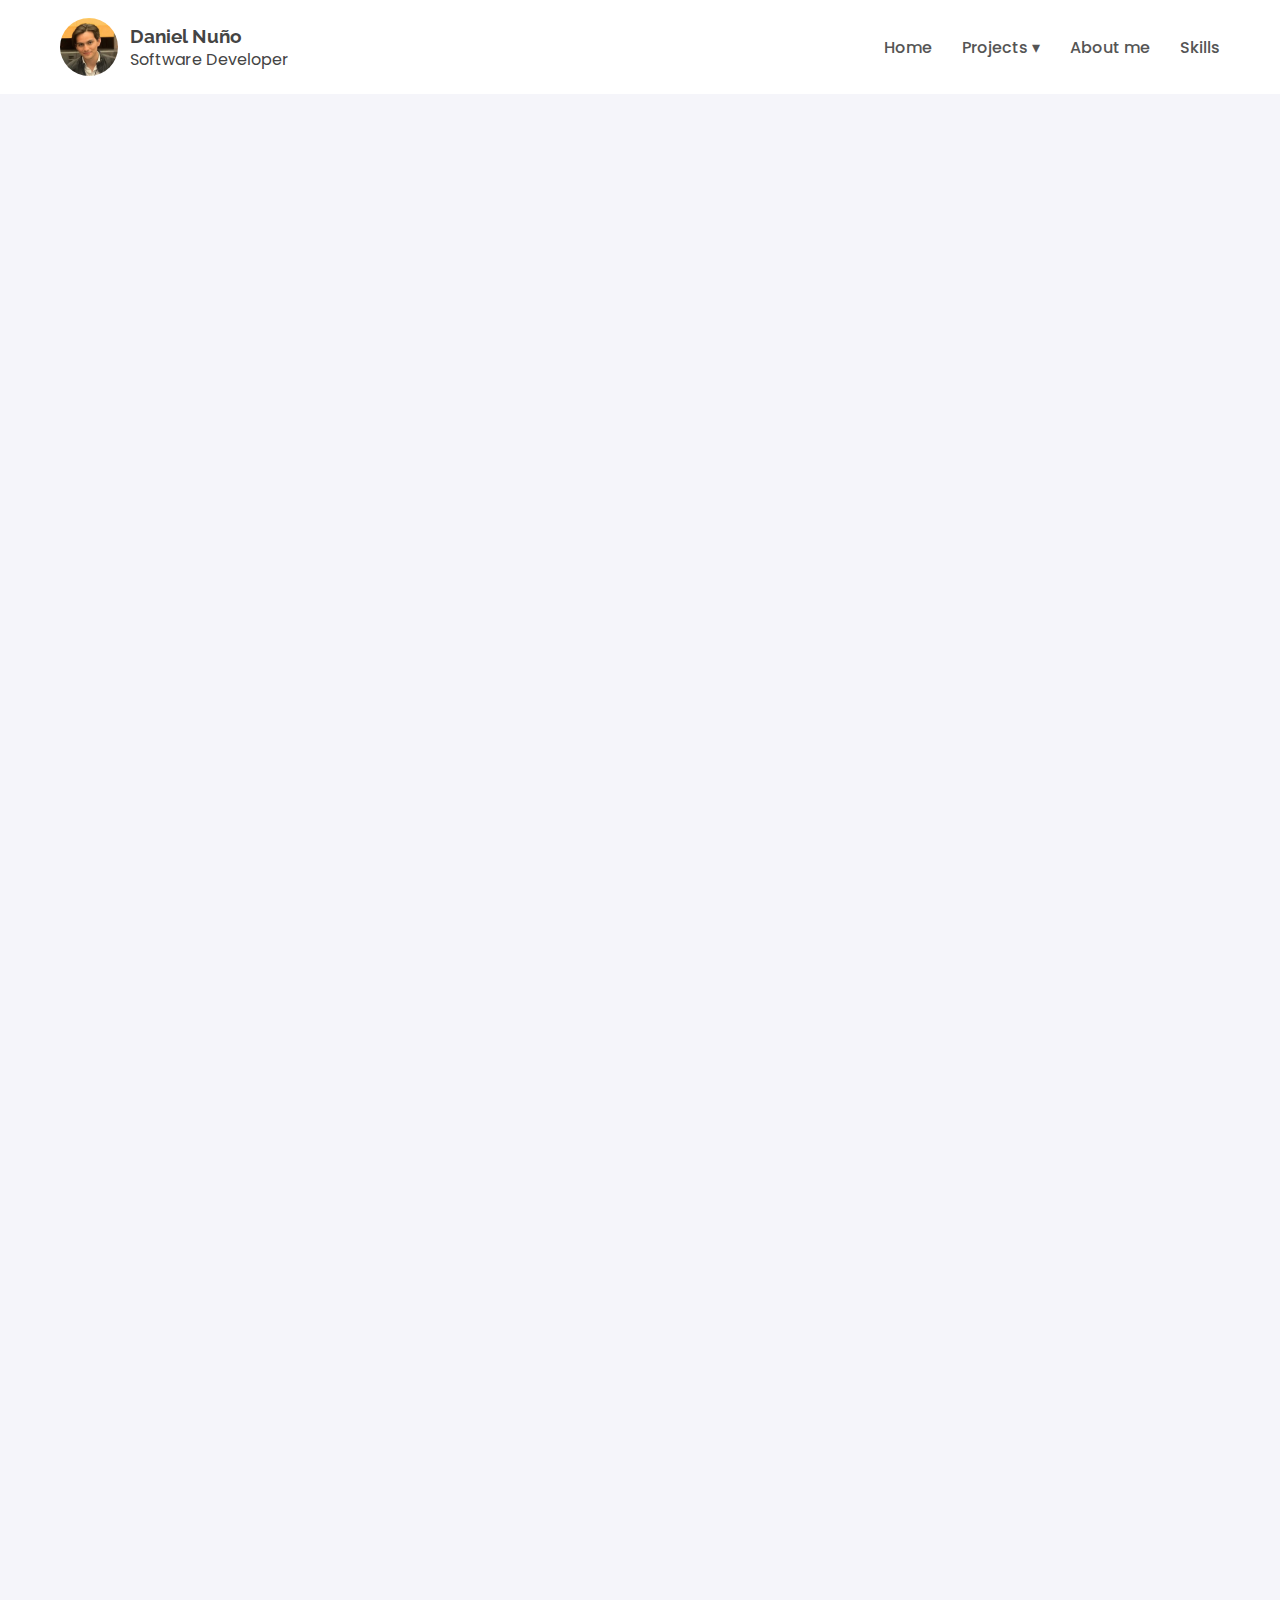
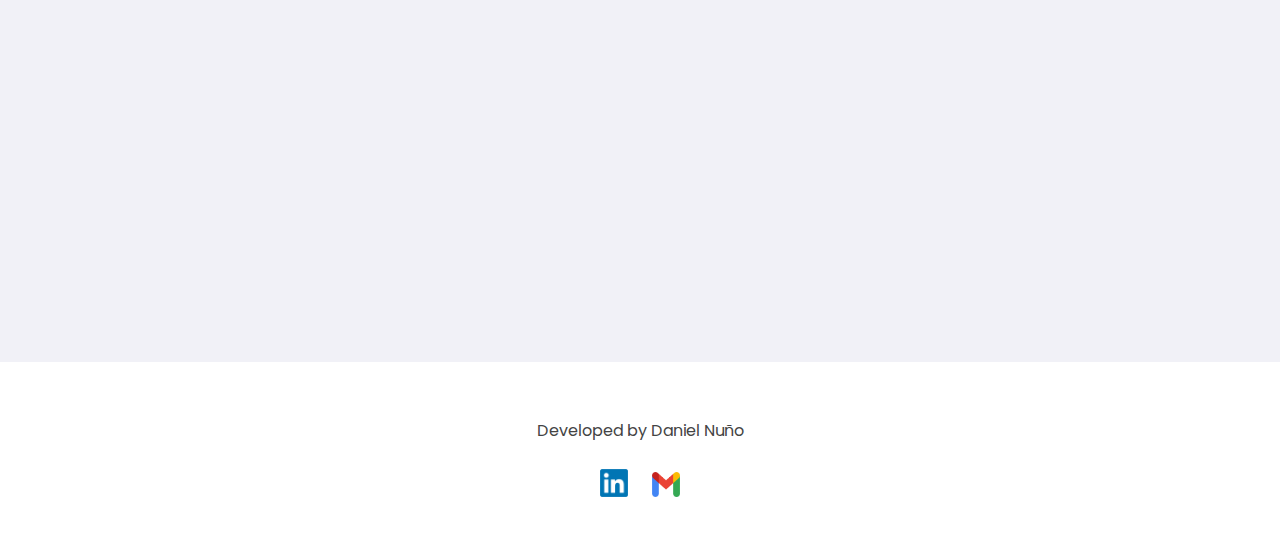
<file: index.html>
<!DOCTYPE html>
<html lang="en">
<head>
    <meta charset="UTF-8">
    <meta name="viewport" content="width=device-width, initial-scale=1.0">
    <title>Daniel Nuño – Software Developer</title>
    <link href="https://fonts.googleapis.com/css2?family=Poppins:wght@300;400;500;600&family=Raleway:wght@300;400;500;600;700&display=swap" rel="stylesheet">
    <link rel="icon" type="image/jpeg" href="img/danielnuno.jpg">
    <link rel="stylesheet" href="styles.css">
</head>

<body>

<nav class="navbar">
    <div class="nav-left">
        <img src="img/danielnuno.jpg" class="profile-img">
        <div class="nav-title">
            <h3>Daniel Nuño</h3>
            <p>Software Developer</p>
        </div>
    </div>

    <ul class="nav-links">
        <li><a href="#home">Home</a></li>

        <li class="dropdown">
            <a>Projects ▾</a>

            <ul class="dropdown-menu">
                <li><a href="alerta-escolar.html">Alerta Escolar</a></li>
                <li><a href="flybyte.html">FlyByte</a></li>
                <li><a href="clicknote.html">Click Note</a></li>
                <li><a href="pseudoplay.html">PseudoPlay</a></li>
                <li><a href="mindra.html">Mindra</a></li>
            </ul>
        </li>

        <li><a href="#about">About me</a></li>
        <li><a href="#skills">Skills</a></li>
    </ul>
</nav>

<section id="home" class="hero fade-in">
    <a href="https://drive.google.com/drive/folders/1sAkH8rJSmfm5ajDC0bUriQOdcvovl2Ev" target="_blank" rel="noopener" class="download-btn">
        <span class="icon-sheet" aria-hidden="true"></span>
        Download CV
    </a>
    <h2 class="hero-subtitle">Software Developer</h2>
    <h1 class="hero-title">Daniel Nuño</h1>
    <p class="hero-desc">Hybrid Software Development</p>

    <div class="tech-icons">
        <img src="img/flutter.png">
        <img src="img/dart.png">
        <img src="img/supabase.webp">
    </div>
</section>

<section id="projects" class="projects">

    <h4 class="section-subtitle fade-up">Projects</h4>
    <h2 class="section-title fade-up">Recent Works</h2>

    <div class="project-card fade-up">
        <div class="project-text">
            <span class="dot blue"></span>
            <h3>Alerta Escolar</h3>
            <p>
                Alerta Escolar is a mobile system that sends real-time notifications when children enter and exit
                the school. It includes an admin app with a scanner system, and a parent app on the App Store and Play Store.
                Teachers can send announcements, schedules, and parents can view student details, access history, and more.
            </p>

            <p class="stack">
                Flutter · Dart · Supabase · Firebase · Google Cloud · PostgreSQL · Ruby
            </p>

            <div class="store-buttons">
                <div class="store-images">
                    <a href="https://apps.apple.com/mx/app/alerta-escolar-app/id6526502450?l=en-GB" target="_blank" rel="noopener">
                        <img src="img/appstore.png" alt="Alerta Escolar App Store">
                    </a>
                    <a href="https://www.google.com/url?sa=t&source=web&rct=j&opi=89978449&url=https://play.google.com/store/apps/details%3Fid%3Dcom.unosoft.alertaescolar_mb&ved=2ahUKEwiJ8LKu9qKRAxVKmSYFHQsbATAQFnoECBgQAQ&usg=AOvVaw0TVFxxikkiM9-QOE3VskIL" target="_blank" rel="noopener">
                        <img src="img/playstore.png" alt="Alerta Escolar Play Store">
                    </a>
                </div>
                <a href="alerta-escolar.html" class="view-btn">View Project</a>
            </div>
        </div>

        <img src="img/alertaescolar.png" class="project-img-large">
    </div>

    <div class="project-card reverse fade-up">
        <div class="project-text">
            <span class="dot purple"></span>
            <h3>FlyByte</h3>
            <p>
                FlyByte is a web application that calculates the optimal flight route among all airports in Mexico
                using a 52×52 multigraph and a modified Dijkstra algorithm. It also includes a fully modeled 3D airplane
                with seat selection.
            </p>

            <p class="stack">Flutter · Dart · JavaScript · Blender</p>
            <p class="local">Local Software (Outdated)</p>
            <a href="flybyte.html" class="view-btn">View Project</a>
        </div>

        <img src="img/flybyte.png" class="project-img-large">
    </div>

    <div class="project-card fade-up">
        <div class="project-text">
            <span class="dot green"></span>
            <h3>Click Note</h3>
            <p>
                Click Note integrates a mobile app with a microservice capable of extracting handwritten text through
                a local OCR model executed via EC2 reverse proxy. The model processes images and returns editable text.
            </p>

            <p class="stack">Flutter · Dart · Python · EC2 · Supabase</p>
            <p class="local">Local Software (Outdated)</p>

            <a href="clicknote.html" class="view-btn">View Project</a>
        </div>

        <img src="img/clicknote.png" class="project-img-large">
    </div>

    <div class="project-card reverse fade-up">
        <div class="project-text">
            <span class="dot yellow"></span>
            <h3>PseudoPlay</h3>
            <p>
                PseudoPlay is an educational mobile app that teaches programming fundamentals through pseudocode
                interpretation. It uses lexers, parsers, symbol tables and visual execution traces to help users learn
                programming concepts step-by-step.
            </p>

            <p class="stack">Flutter · Dart</p>

            <div class="store-buttons">
                <a href="https://apps.apple.com/mx/app/pseudoplay/id6755493697?l=en-GB" target="_blank" rel="noopener">
                    <img src="img/appstore.png" alt="PseudoPlay App Store">
                </a>
                <a href="pseudoplay.html" class="view-btn">View Project</a>
            </div>
        </div>

        <img src="img/pseudoplay.png" class="project-img-large">
    </div>

    <div class="project-card fade-up">
        <div class="project-text">
            <span class="dot teal"></span>
            <h3>Mindra</h3>
            <p>
                Mindra is an NLP-based job-profile recommender that analyzes descriptions using TF-IDF, cosine similarity
                and SVM classification to find the top 100 matching profiles and categorize them for fast recruitment.
            </p>

            <p class="stack">Flutter · Python · Dart</p>
            <p class="local">Local Software (Outdated)</p>
            <a href="mindra.html" class="view-btn">View Project</a>
        </div>

        <img src="img/mindra.png" class="project-img-large">
    </div>

</section>

<section id="about" class="about fade-in">
    <h4 class="section-subtitle">About me</h4>
    <h2 class="section-title">Daniel Nuño</h2>

    <img src="img/profile.jpg" class="about-img">

    <p class="about-text">
        I am 21 years old and currently studying my 8th semester of Computer Science Engineering at
        CETYS Universidad Tijuana. I am passionate about solving real-world problems using software development,
        teamwork and clean engineering practices.
    </p>
</section>

<section id="skills" class="skills">
    <h2 class="section-title fade-up">Skills</h2>

    <div class="skills-grid fade-up">
        <div class="skill">Dart</div>
        <div class="skill">Flutter</div>
        <div class="skill">C</div>
        <div class="skill">C++</div>
        <div class="skill">Python</div>
        <div class="skill">Supabase</div>
        <div class="skill">MySQL</div>
        <div class="skill">AWS</div>
        <div class="skill">Deployment (App Store)</div>
        <div class="skill">Deployment (Play Store)</div>
        <div class="skill">Agile</div>
        <div class="skill">Web Development</div>
        <div class="skill">Communication</div>
        <div class="skill">Team Work</div>
    </div>
</section>

<footer class="footer">
    <p>Developed by Daniel Nuño</p>

    <div class="footer-icons">
        <a href="https://www.linkedin.com/in/danielnunomx/" target="_blank">
            <img src="img/linkedin.png">
        </a>

        <a href="mailto:dnuno@cetys.edu.mx">
            <img src="img/mail.webp">
        </a>
    </div>
</footer>

</body>
</html>
</file>
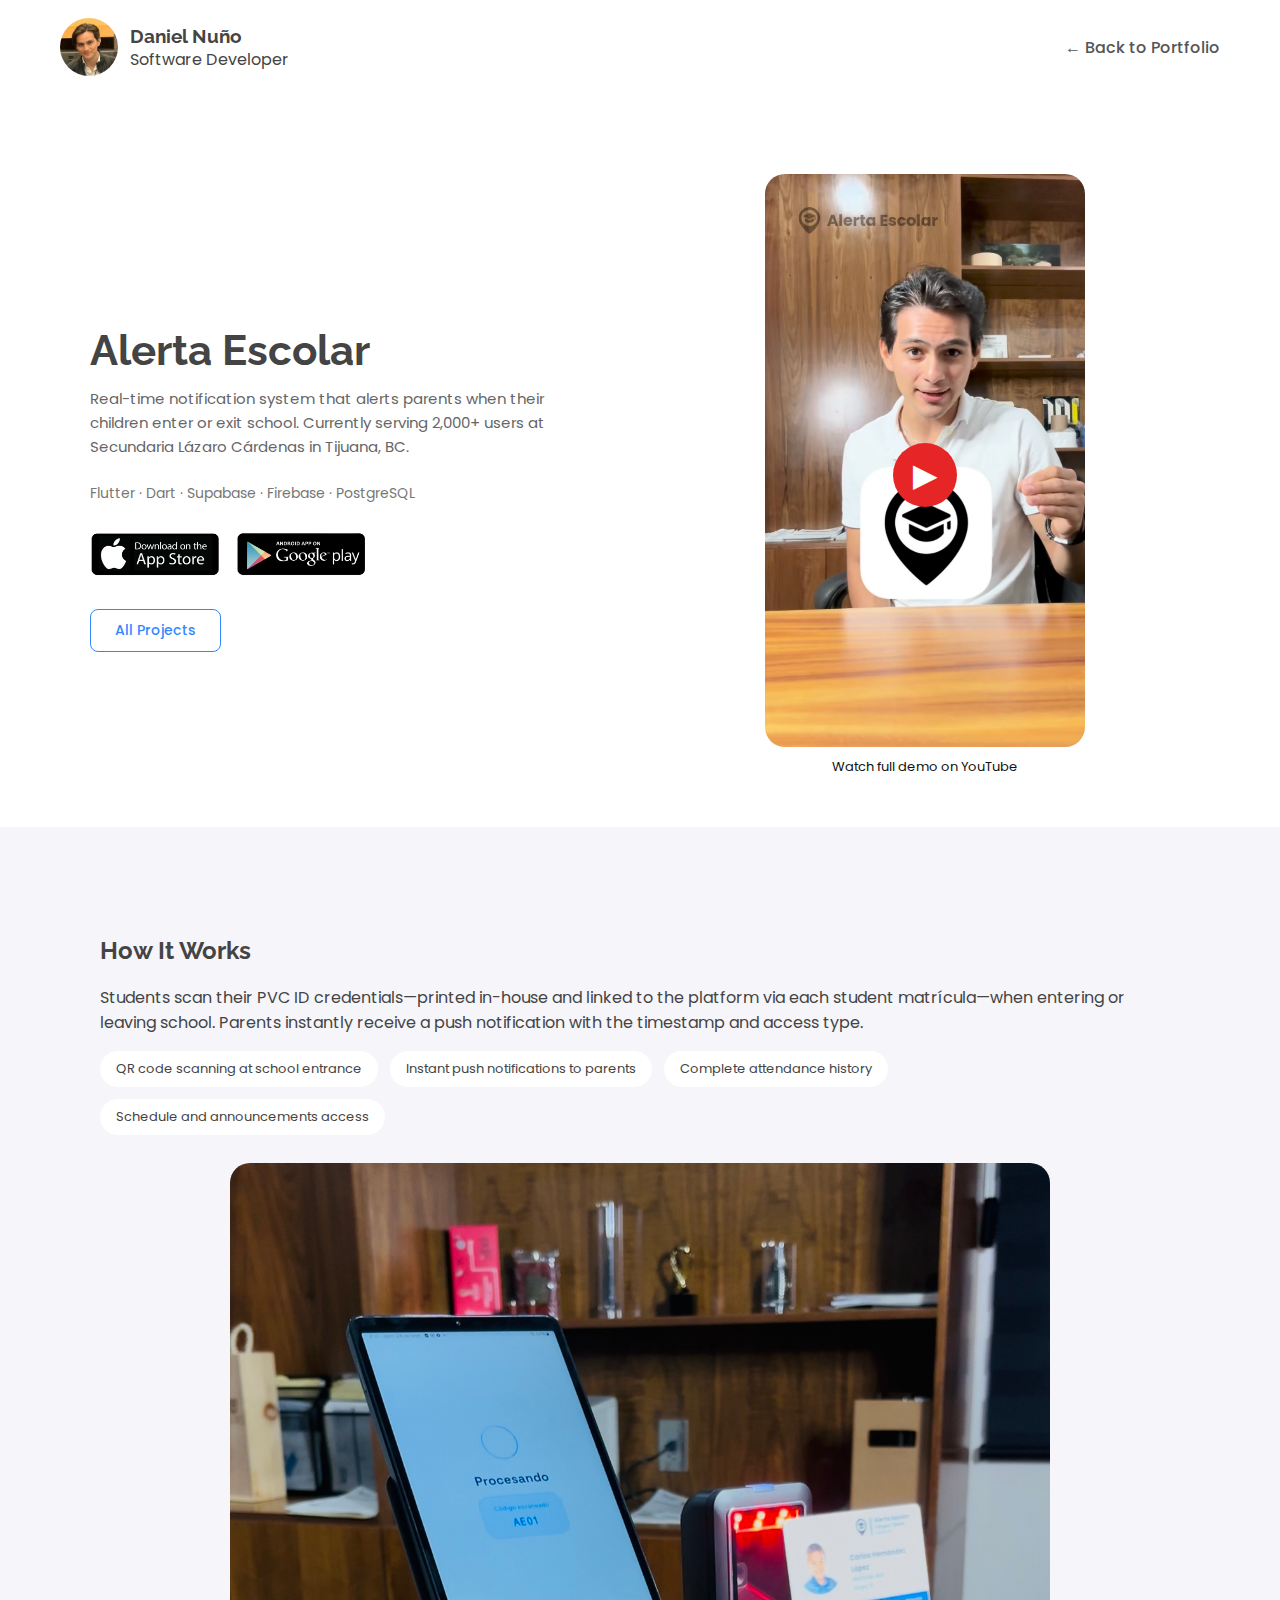
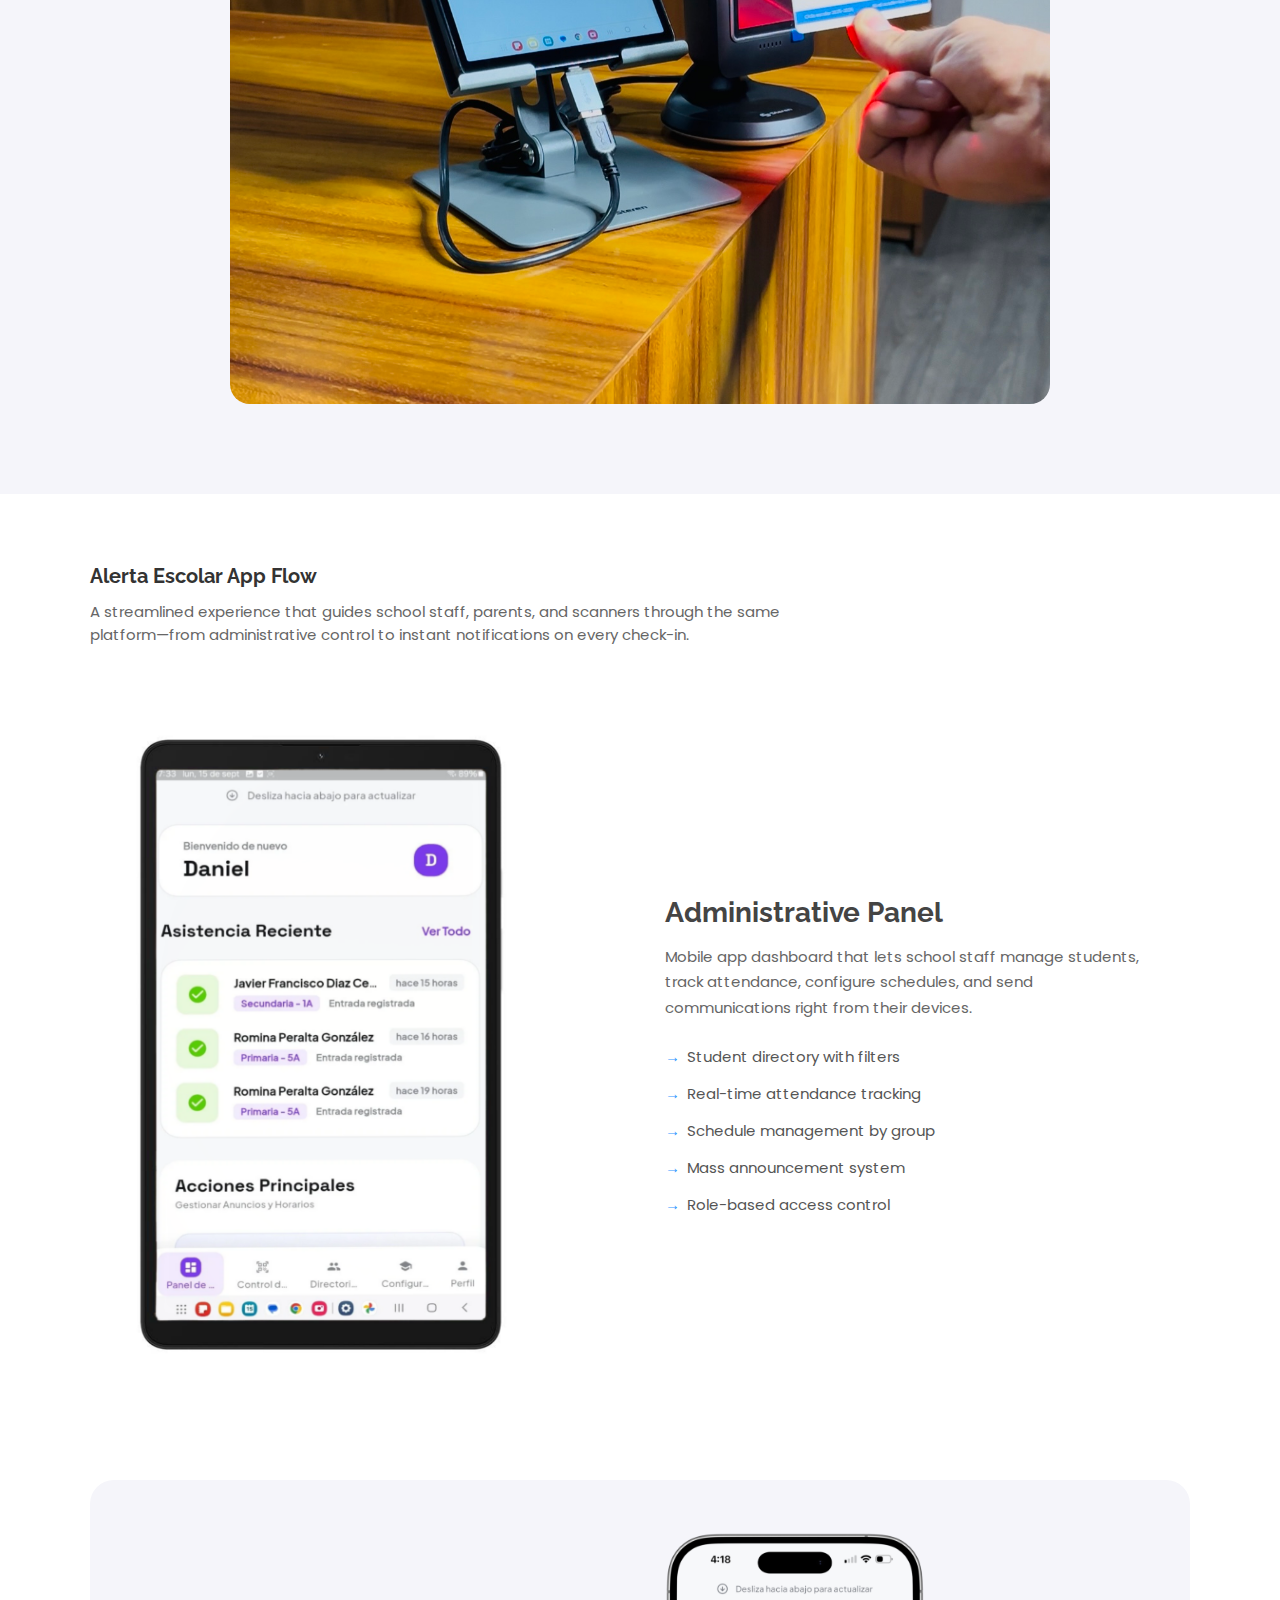
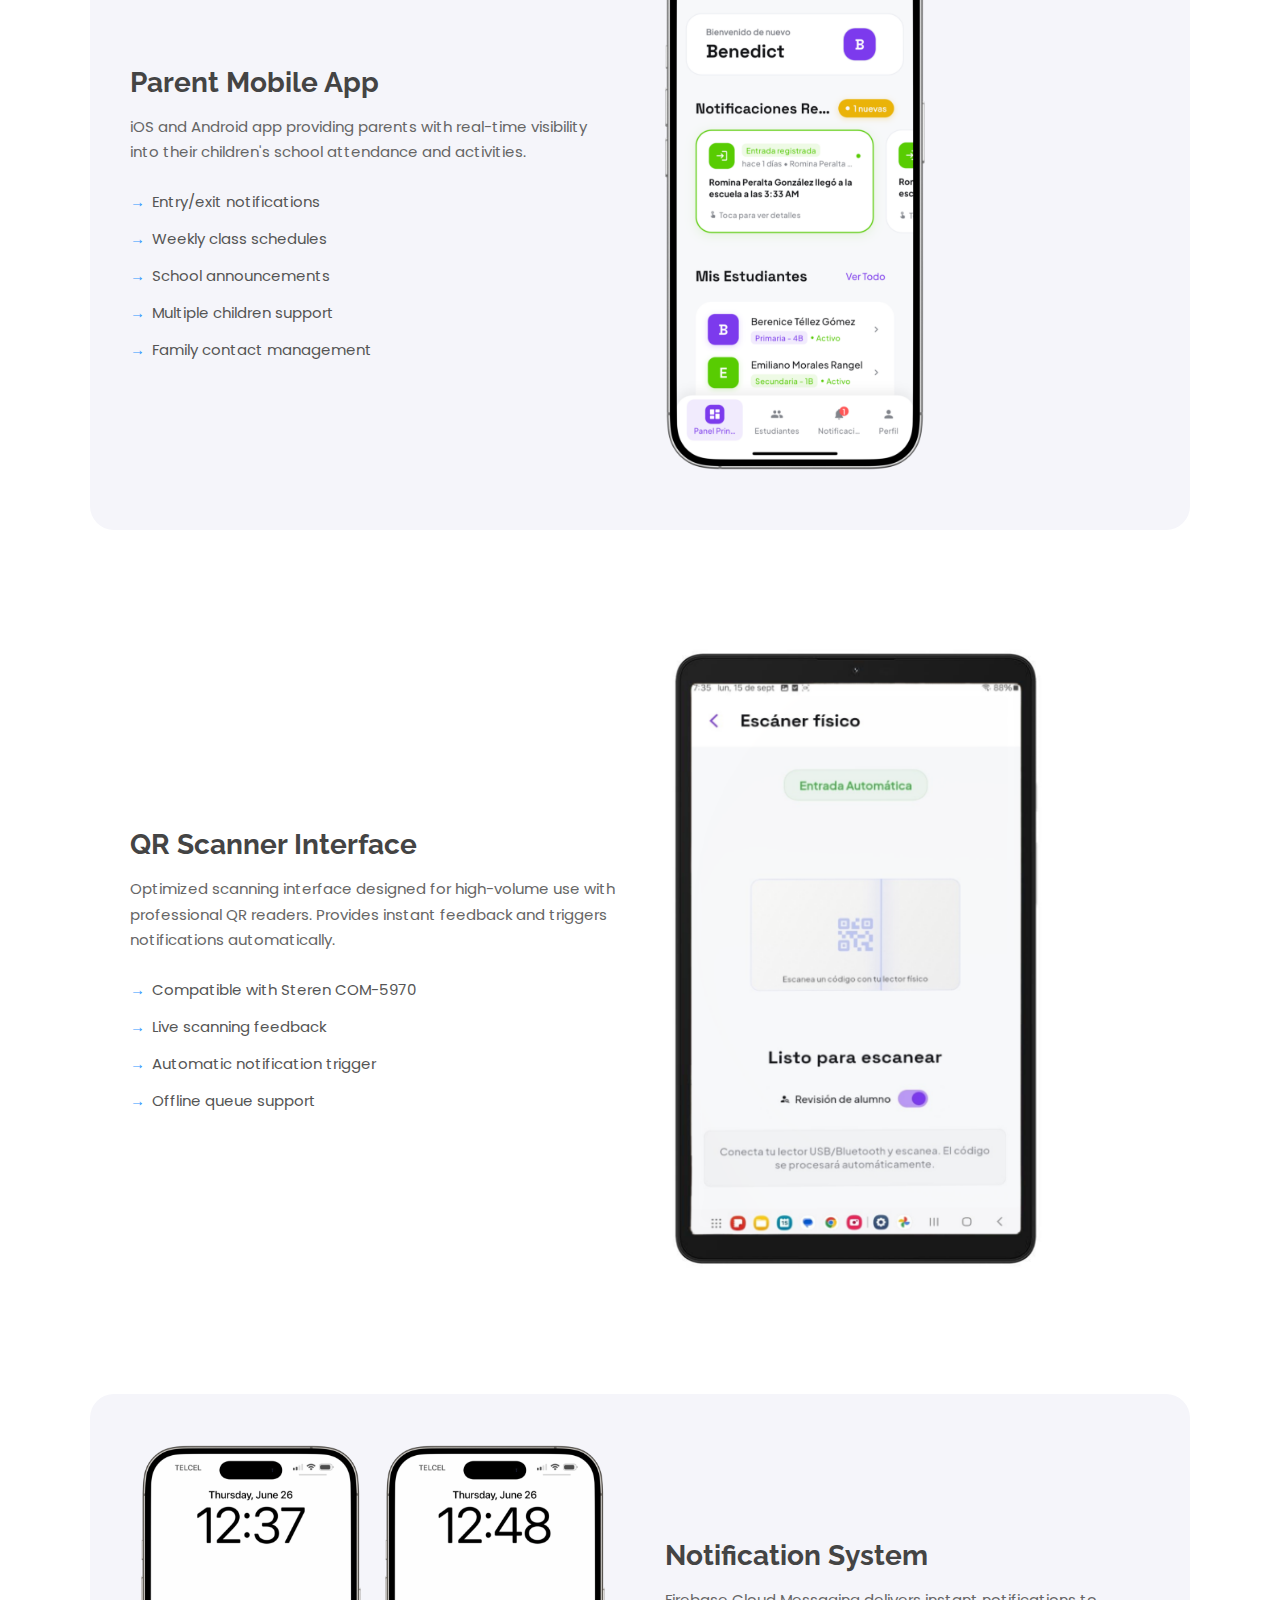
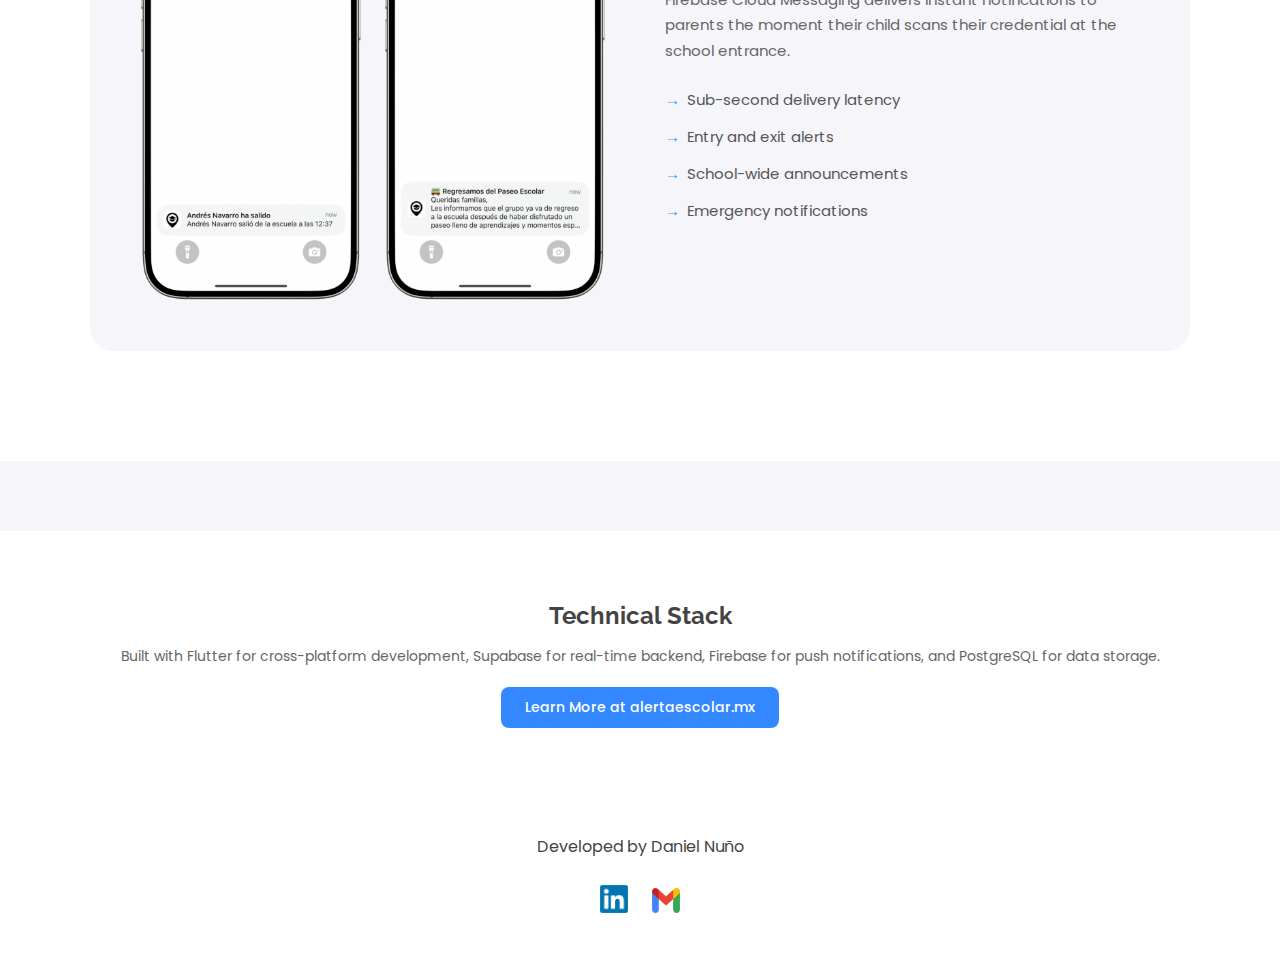
<file: alerta-escolar.html>
<!DOCTYPE html>
<html lang="en">
<head>
    <meta charset="UTF-8">
    <meta name="viewport" content="width=device-width, initial-scale=1.0">
    <title>Alerta Escolar - Daniel Nuño</title>
    <link href="https://fonts.googleapis.com/css2?family=Poppins:wght@300;400;500;600&family=Raleway:wght@300;400;500;600;700&display=swap" rel="stylesheet">
    <link rel="icon" type="image/jpeg" href="img/danielnuno.jpg">
    <link rel="stylesheet" href="project-styles.css">
</head>

<body>

<nav class="navbar">
    <div class="nav-left">
        <img src="img/danielnuno.jpg" class="profile-img">
        <div class="nav-title">
            <h3>Daniel Nuño</h3>
            <p>Software Developer</p>
        </div>
    </div>

    <ul class="nav-links">
        <li><a href="index.html">← Back to Portfolio</a></li>
    </ul>
</nav>

<section class="project-hero">
    <div class="hero-layout">
        <div class="hero-text">
            <h1>Alerta Escolar</h1>
            <p class="project-description">
                Real-time notification system that alerts parents when their children enter or exit school. 
                Currently serving 2,000+ users at Secundaria Lázaro Cárdenas in Tijuana, BC.
            </p>

            <p class="project-stack">Flutter · Dart · Supabase · Firebase · PostgreSQL</p>

            <div class="hero-stores">
                <a href="https://apps.apple.com/mx/app/alerta-escolar-app/id6526502450?l=en-GB" target="_blank" rel="noopener">
                    <img src="img/appstore.png" alt="App Store">
                </a>
                <a href="https://www.google.com/url?sa=t&source=web&rct=j&opi=89978449&url=https://play.google.com/store/apps/details%3Fid%3Dcom.unosoft.alertaescolar_mb&ved=2ahUKEwiJ8LKu9qKRAxVKmSYFHQsbATAQFnoECBgQAQ&usg=AOvVaw0TVFxxikkiM9-QOE3VskIL" target="_blank" rel="noopener">
                    <img src="img/playstore.png" alt="Play Store">
                </a>
            </div>

            <div class="project-links">
                <a href="index.html#projects" class="project-link secondary">All Projects</a>
            </div>
        </div>
        <div class="hero-video">
            <a href="https://www.youtube.com/shorts/S_oBZpnGKcY" target="_blank" rel="noopener" class="video-thumb">
                <img src="img/alerta-escolar/demoyt.png" alt="Watch the system in action">
                <span class="play-icon">▶</span>
                <p>Watch full demo on YouTube</p>
            </a>
        </div>
    </div>
</section>

<div class="project-content">

    <div class="section-block light how-it-works">
        <div class="how-text">
            <h2>How It Works</h2>
            <p>
                Students scan their PVC ID credentials—printed in-house and linked to the platform via each
                student matrícula—when entering or leaving school. Parents instantly receive a push notification
                with the timestamp and access type.
            </p>
            <div class="how-points">
                <span>QR code scanning at school entrance</span>
                <span>Instant push notifications to parents</span>
                <span>Complete attendance history</span>
                <span>Schedule and announcements access</span>
            </div>
        </div>
        <div class="how-card">
            <img src="img/alerta-escolar/credencial_ej.png" alt="Student ID Card" class="rounded-card">
        </div>
    </div>

        <div class="flow-section">
            <div class="flow-section-inner">
                <div class="feature-heading">
                    <h3 class="feature-title">Alerta Escolar App Flow</h3>
                    <p class="feature-description">
                        A streamlined experience that guides school staff, parents, and scanners through the same
                        platform—from administrative control to instant notifications on every check-in.
                    </p>
                </div>
                <div class="section-row reverse section-block white">
        <div class="section-text">
            <h2>Administrative Panel</h2>
            <p>
                Mobile app dashboard that lets school staff manage students, track attendance,
                configure schedules, and send communications right from their devices.
            </p>
            <ul>
                <li>Student directory with filters</li>
                <li>Real-time attendance tracking</li>
                <li>Schedule management by group</li>
                <li>Mass announcement system</li>
                <li>Role-based access control</li>
            </ul>
        </div>
        <div class="section-image">
            <img src="img/alerta-escolar/vista_principal.png" alt="Admin Dashboard">
        </div>
    </div>

        <div class="section-row section-block gray">
        <div class="section-text">
            <h2>Parent Mobile App</h2>
            <p>
                iOS and Android app providing parents with real-time visibility 
                into their children's school attendance and activities.
            </p>
            <ul>
                <li>Entry/exit notifications</li>
                <li>Weekly class schedules</li>
                <li>School announcements</li>
                <li>Multiple children support</li>
                <li>Family contact management</li>
            </ul>
        </div>
        <div class="section-image small">
            <img src="img/alerta-escolar/home_view.png" alt="Parent App">
        </div>
    </div>

    <div class="section-row section-block white">
        <div class="section-text">
            <h2>QR Scanner Interface</h2>
            <p>
                Optimized scanning interface designed for high-volume use with professional 
                QR readers. Provides instant feedback and triggers notifications automatically.
            </p>
            <ul>
                <li>Compatible with Steren COM-5970</li>
                <li>Live scanning feedback</li>
                <li>Automatic notification trigger</li>
                <li>Offline queue support</li>
            </ul>
        </div>
        <div class="section-image">
            <img src="img/alerta-escolar/escaner_qr.png" alt="QR Scanner">
        </div>
    </div>

        <div class="section-row reverse section-block gray">
        <div class="section-text">
            <h2>Notification System</h2>
            <p>
                Firebase Cloud Messaging delivers instant notifications to parents 
                the moment their child scans their credential at the school entrance.
            </p>
            <ul>
                <li>Sub-second delivery latency</li>
                <li>Entry and exit alerts</li>
                <li>School-wide announcements</li>
                <li>Emergency notifications</li>
            </ul>
        </div>
        <div class="section-image">
            <div class="dual-images">
                <img src="img/alerta-escolar/notification_io.png" alt="Access Notification">
                <img src="img/alerta-escolar/notif_comunicado.png" alt="Announcement">
            </div>
        </div>
        </div>
    </div>
    </div>

</div>

<section class="cta-section">
    <h2>Technical Stack</h2>
    <p>Built with Flutter for cross-platform development, Supabase for real-time backend, 
    Firebase for push notifications, and PostgreSQL for data storage.</p>
    <a href="https://alertaescolar.mx" target="_blank" class="project-link">Learn More at alertaescolar.mx</a>
</section>

<footer class="footer">
    <p>Developed by Daniel Nuño</p>

    <div class="footer-icons">
        <a href="https://www.linkedin.com/in/danielnunomx/" target="_blank">
            <img src="img/linkedin.png">
        </a>

        <a href="mailto:dnuno@cetys.edu.mx">
            <img src="img/mail.webp">
        </a>
    </div>
</footer>

</body>
</html>
</file>
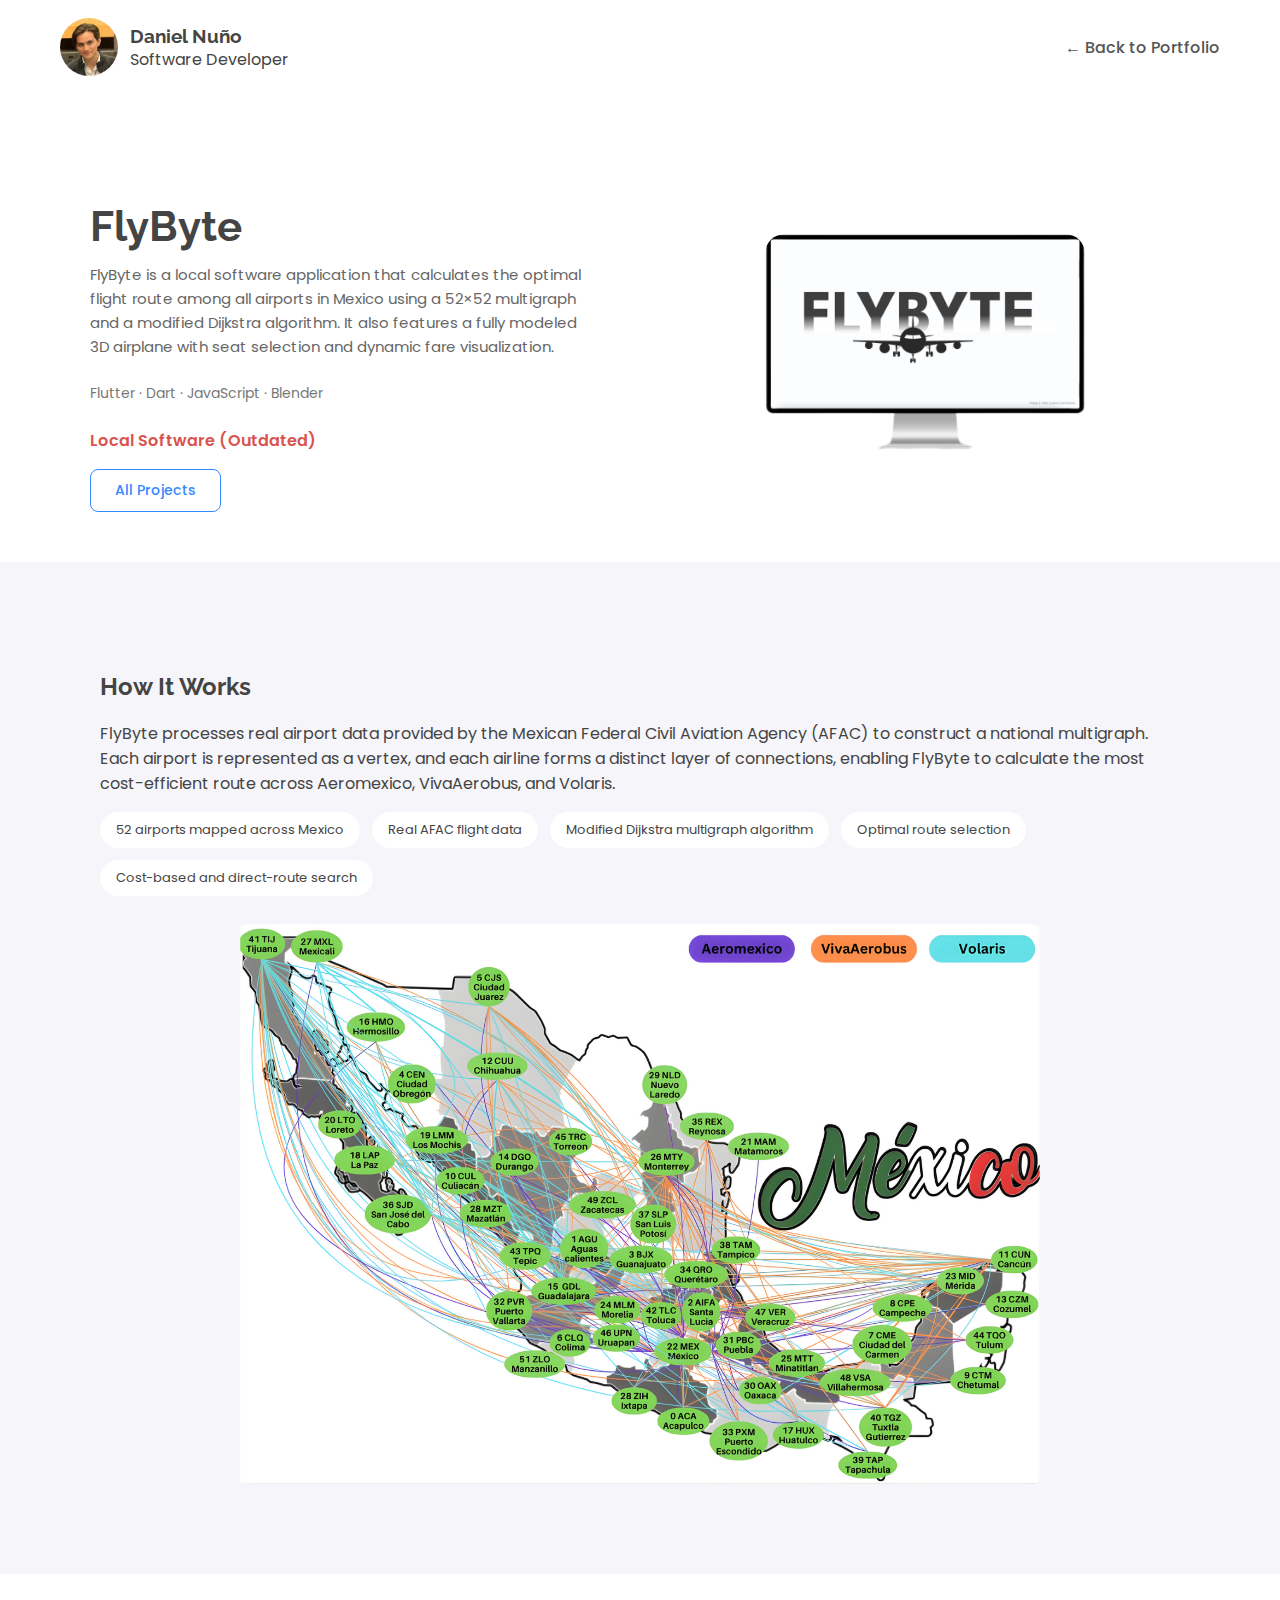
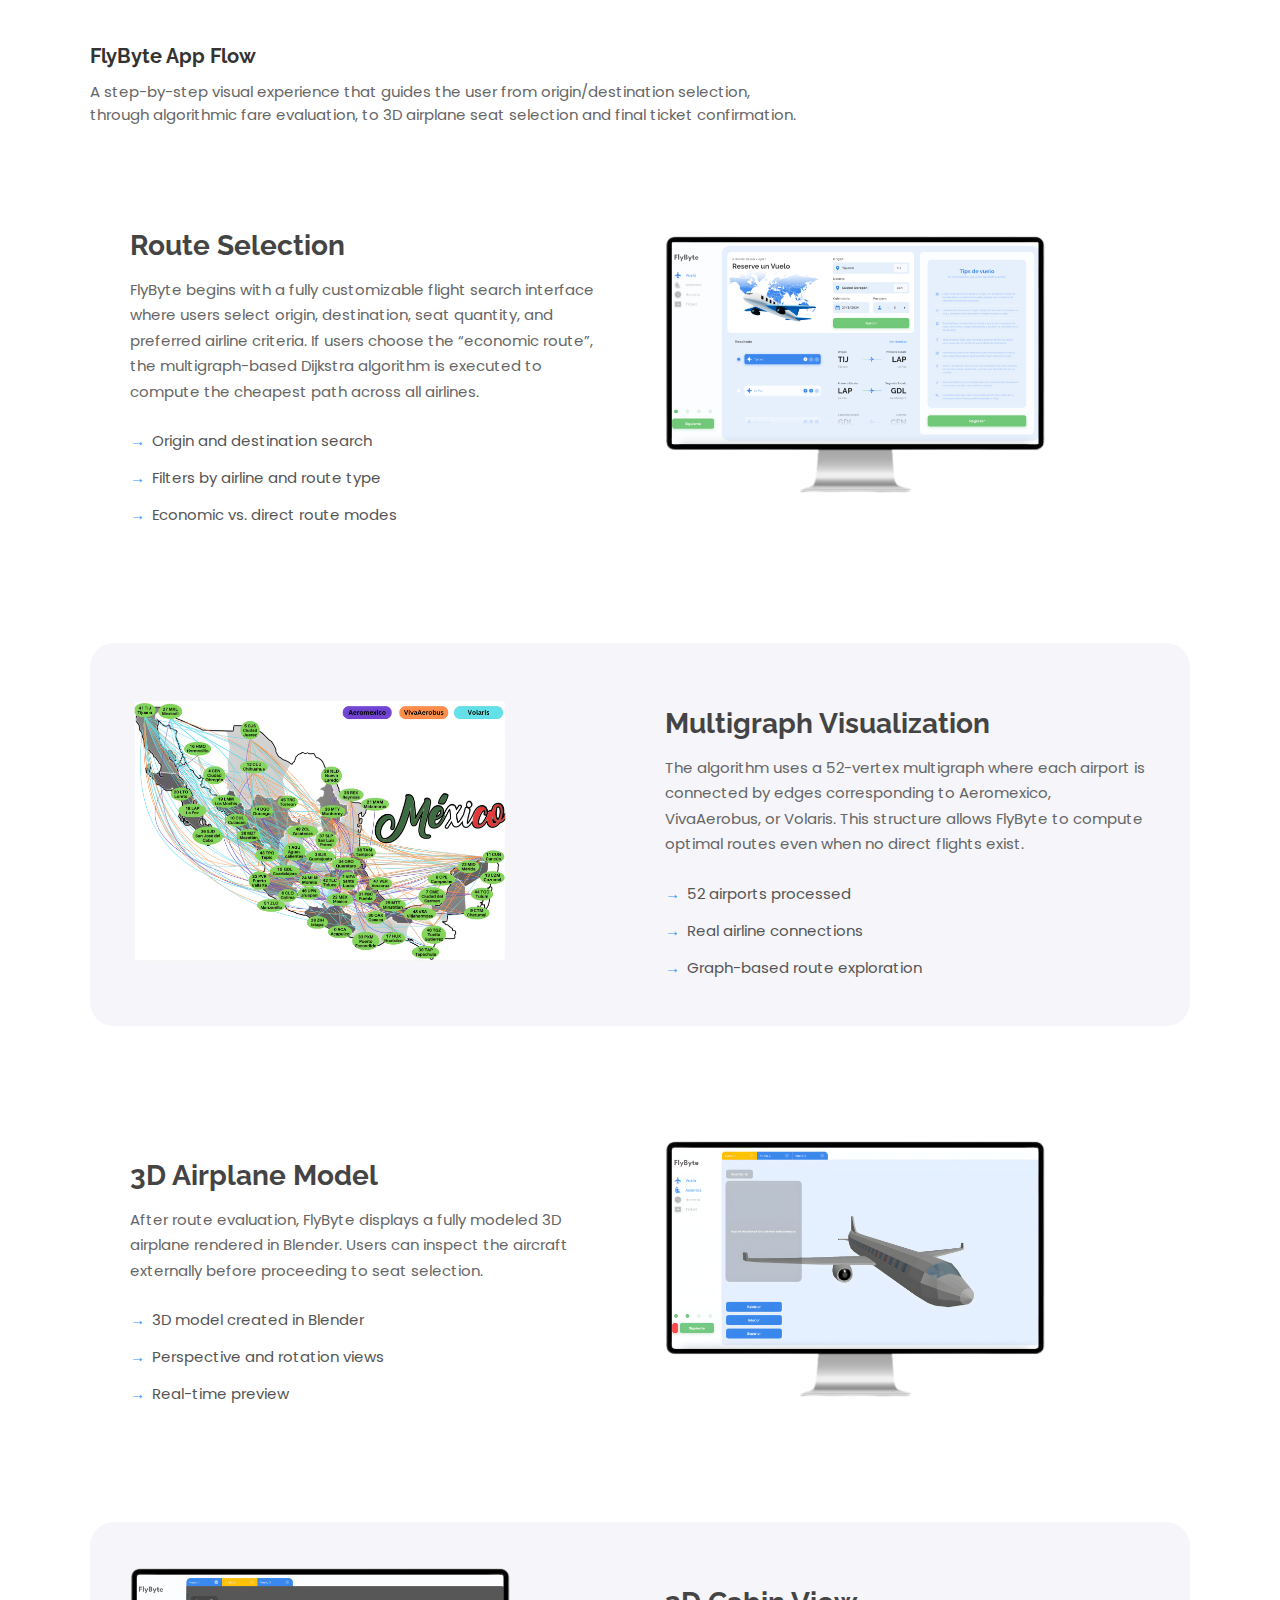
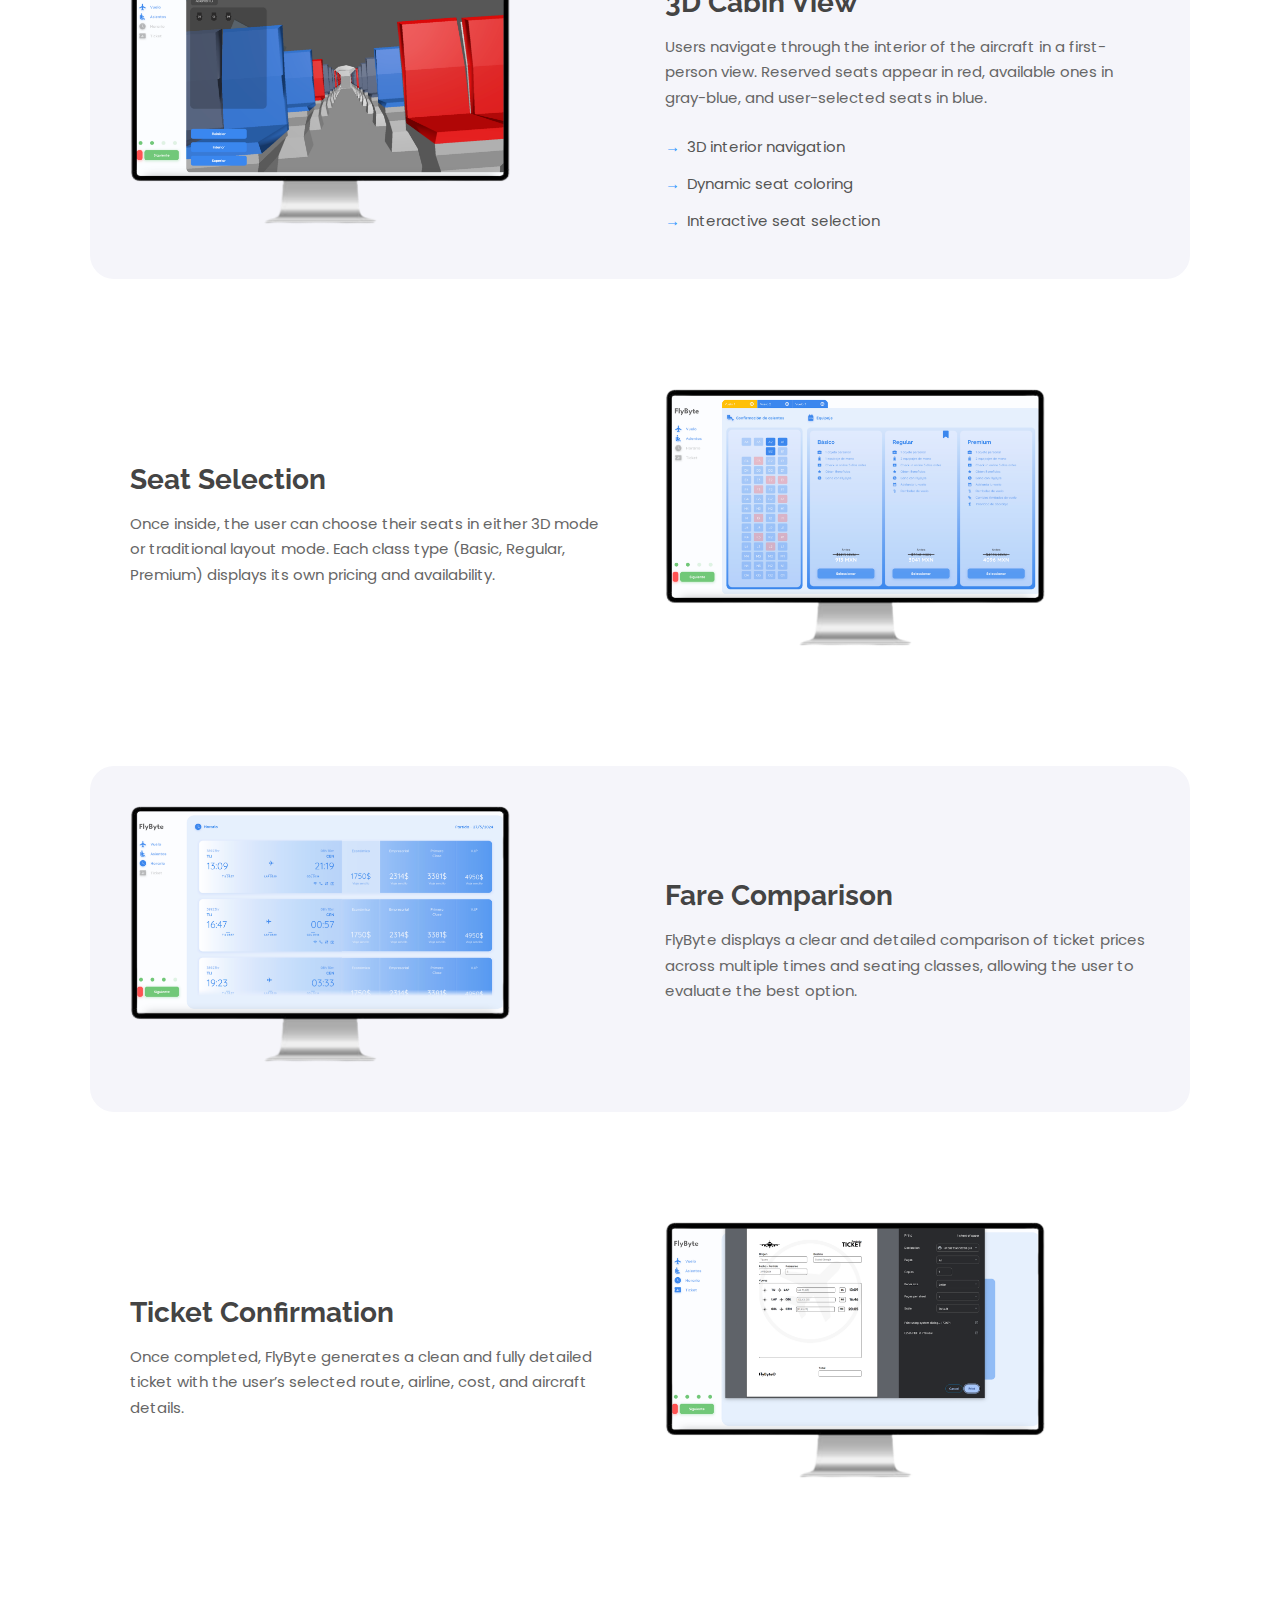
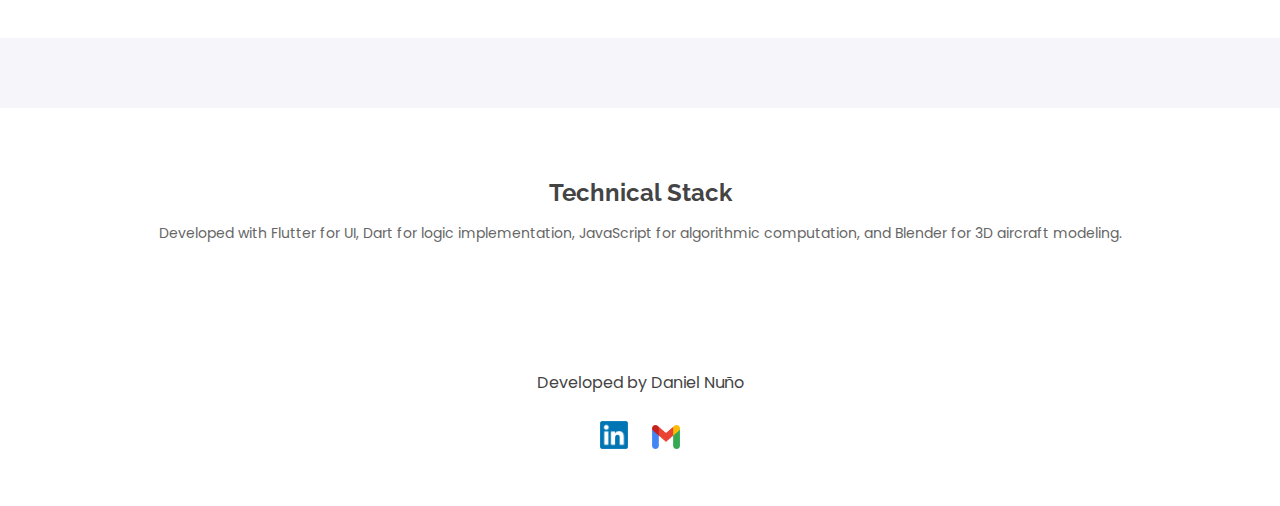
<file: flybyte.html>
<!DOCTYPE html>
<html lang="en">
<head>
    <meta charset="UTF-8">
    <meta name="viewport" content="width=device-width, initial-scale=1.0">
    <title>FlyByte - Daniel Nuño</title>
    <link href="https://fonts.googleapis.com/css2?family=Poppins:wght@300;400;500;600&family=Raleway:wght@300;400;500;600;700&display=swap" rel="stylesheet">
    <link rel="icon" type="image/jpeg" href="img/danielnuno.jpg">
    <link rel="stylesheet" href="project-styles.css">
</head>

<body>

<nav class="navbar">
    <div class="nav-left">
        <img src="img/danielnuno.jpg" class="profile-img">
        <div class="nav-title">
            <h3>Daniel Nuño</h3>
            <p>Software Developer</p>
        </div>
    </div>

    <ul class="nav-links">
        <li><a href="index.html">← Back to Portfolio</a></li>
    </ul>
</nav>

<section class="project-hero">
    <div class="hero-layout">
        <div class="hero-text">
            <h1>FlyByte</h1>

            <p class="project-description">
                FlyByte is a local software application that calculates the optimal flight route among 
                all airports in Mexico using a 52×52 multigraph and a modified Dijkstra algorithm. 
                It also features a fully modeled 3D airplane with seat selection and dynamic fare visualization.
            </p>

            <p class="project-stack">Flutter · Dart · JavaScript · Blender</p>

            <p style="color:#d9534f; font-weight:600;">Local Software (Outdated)</p>

            <div class="project-links">
                <a href="index.html#projects" class="project-link secondary">All Projects</a>
            </div>
        </div>

        <div class="hero-video">
            <img src="img/flybyte/flybyte_intro.png" alt="FlyByte Demo" style="width:320px; border-radius:20px;">
        </div>
    </div>
</section>

<div class="project-content">

    <div class="section-block light how-it-works">
        <div class="how-text">
            <h2>How It Works</h2>
            <p>
                FlyByte processes real airport data provided by the Mexican Federal Civil Aviation Agency 
                (AFAC) to construct a national multigraph. Each airport is represented as a vertex, and 
                each airline forms a distinct layer of connections, enabling FlyByte to calculate the 
                most cost-efficient route across Aeromexico, VivaAerobus, and Volaris.
            </p>

            <div class="how-points">
                <span>52 airports mapped across Mexico</span>
                <span>Real AFAC flight data</span>
                <span>Modified Dijkstra multigraph algorithm</span>
                <span>Optimal route selection</span>
                <span>Cost-based and direct-route search</span>
            </div>
        </div>

        <div class="how-card">
            <img src="img/flybyte/flybyte_mapa_aeropuertos.png" alt="Multigraph Visualization" class="rounded-card">
        </div>
    </div>

    <div class="flow-section">
        <div class="flow-section-inner">
            <div class="feature-heading">
                <h3 class="feature-title">FlyByte App Flow</h3>
                <p class="feature-description">
                    A step-by-step visual experience that guides the user from origin/destination selection, 
                    through algorithmic fare evaluation, to 3D airplane seat selection and final ticket confirmation.
                </p>
            </div>

            <div class="section-row section-block white">
                <div class="section-text">
                    <h2>Route Selection</h2>
                    <p>
                        FlyByte begins with a fully customizable flight search interface where users select 
                        origin, destination, seat quantity, and preferred airline criteria. If users choose 
                        the “economic route”, the multigraph-based Dijkstra algorithm is executed to compute the
                        cheapest path across all airlines.
                    </p>
                    <ul>
                        <li>Origin and destination search</li>
                        <li>Filters by airline and route type</li>
                        <li>Economic vs. direct route modes</li>
                    </ul>
                </div>
                <div class="section-image">
                    <img src="img/flybyte/flybyte_seleccion.png" alt="Selection Interface">
                </div>
            </div>

            <div class="section-row reverse section-block gray">
                <div class="section-text">
                    <h2>Multigraph Visualization</h2>
                    <p>
                        The algorithm uses a 52-vertex multigraph where each airport is connected by 
                        edges corresponding to Aeromexico, VivaAerobus, or Volaris. This structure 
                        allows FlyByte to compute optimal routes even when no direct flights exist.
                    </p>
                    <ul>
                        <li>52 airports processed</li>
                        <li>Real airline connections</li>
                        <li>Graph-based route exploration</li>
                    </ul>
                </div>
                <div class="section-image">
                    <img src="img/flybyte/flybyte_mapa_aeropuertos.png" alt="Airport Multigraph">
                </div>
            </div>

            <div class="section-row section-block white">
                <div class="section-text">
                    <h2>3D Airplane Model</h2>
                    <p>
                        After route evaluation, FlyByte displays a fully modeled 3D airplane rendered in Blender. 
                        Users can inspect the aircraft externally before proceeding to seat selection.
                    </p>
                    <ul>
                        <li>3D model created in Blender</li>
                        <li>Perspective and rotation views</li>
                        <li>Real-time preview</li>
                    </ul>
                </div>
                <div class="section-image">
                    <img src="img/flybyte/flybyte_avion.png" alt="Airplane Exterior">
                </div>
            </div>

            <div class="section-row reverse section-block gray">
                <div class="section-text">
                    <h2>3D Cabin View</h2>
                    <p>
                        Users navigate through the interior of the aircraft in a first-person view. 
                        Reserved seats appear in red, available ones in gray-blue, and user-selected seats in blue.
                    </p>
                    <ul>
                        <li>3D interior navigation</li>
                        <li>Dynamic seat coloring</li>
                        <li>Interactive seat selection</li>
                    </ul>
                </div>
                <div class="section-image">
                    <img src="img/flybyte/flybyte_cabina.png" alt="Cabin Interior">
                </div>
            </div>

            <div class="section-row section-block white">
                <div class="section-text">
                    <h2>Seat Selection</h2>
                    <p>
                        Once inside, the user can choose their seats in either 3D mode or traditional layout mode. 
                        Each class type (Basic, Regular, Premium) displays its own pricing and availability.
                    </p>
                </div>
                <div class="section-image">
                    <img src="img/flybyte/flybyte_seleccion_asientos.png" alt="Seat Selection">
                </div>
            </div>

            <div class="section-row reverse section-block gray">
                <div class="section-text">
                    <h2>Fare Comparison</h2>
                    <p>
                        FlyByte displays a clear and detailed comparison of ticket prices across multiple times 
                        and seating classes, allowing the user to evaluate the best option.
                    </p>
                </div>
                <div class="section-image">
                    <img src="img/flybyte/flybyte_tabla_precios.png" alt="Fare Table">
                </div>
            </div>

            <div class="section-row section-block white">
                <div class="section-text">
                    <h2>Ticket Confirmation</h2>
                    <p>
                        Once completed, FlyByte generates a clean and fully detailed ticket with the user’s 
                        selected route, airline, cost, and aircraft details.
                    </p>
                </div>
                <div class="section-image">
                    <img src="img/flybyte/flybyte_ticket.png" alt="Ticket Confirmation">
                </div>
            </div>

        </div>
    </div>

</div>

<section class="cta-section">
    <h2>Technical Stack</h2>
    <p>Developed with Flutter for UI, Dart for logic implementation, JavaScript for algorithmic computation, and Blender for 3D aircraft modeling.</p>
</section>

<footer class="footer">
    <p>Developed by Daniel Nuño</p>

    <div class="footer-icons">
        <a href="https://www.linkedin.com/in/danielnunomx/" target="_blank">
            <img src="img/linkedin.png">
        </a>

        <a href="mailto:dnuno@cetys.edu.mx">
            <img src="img/mail.webp">
        </a>
    </div>
</footer>

</body>
</html>
</file>
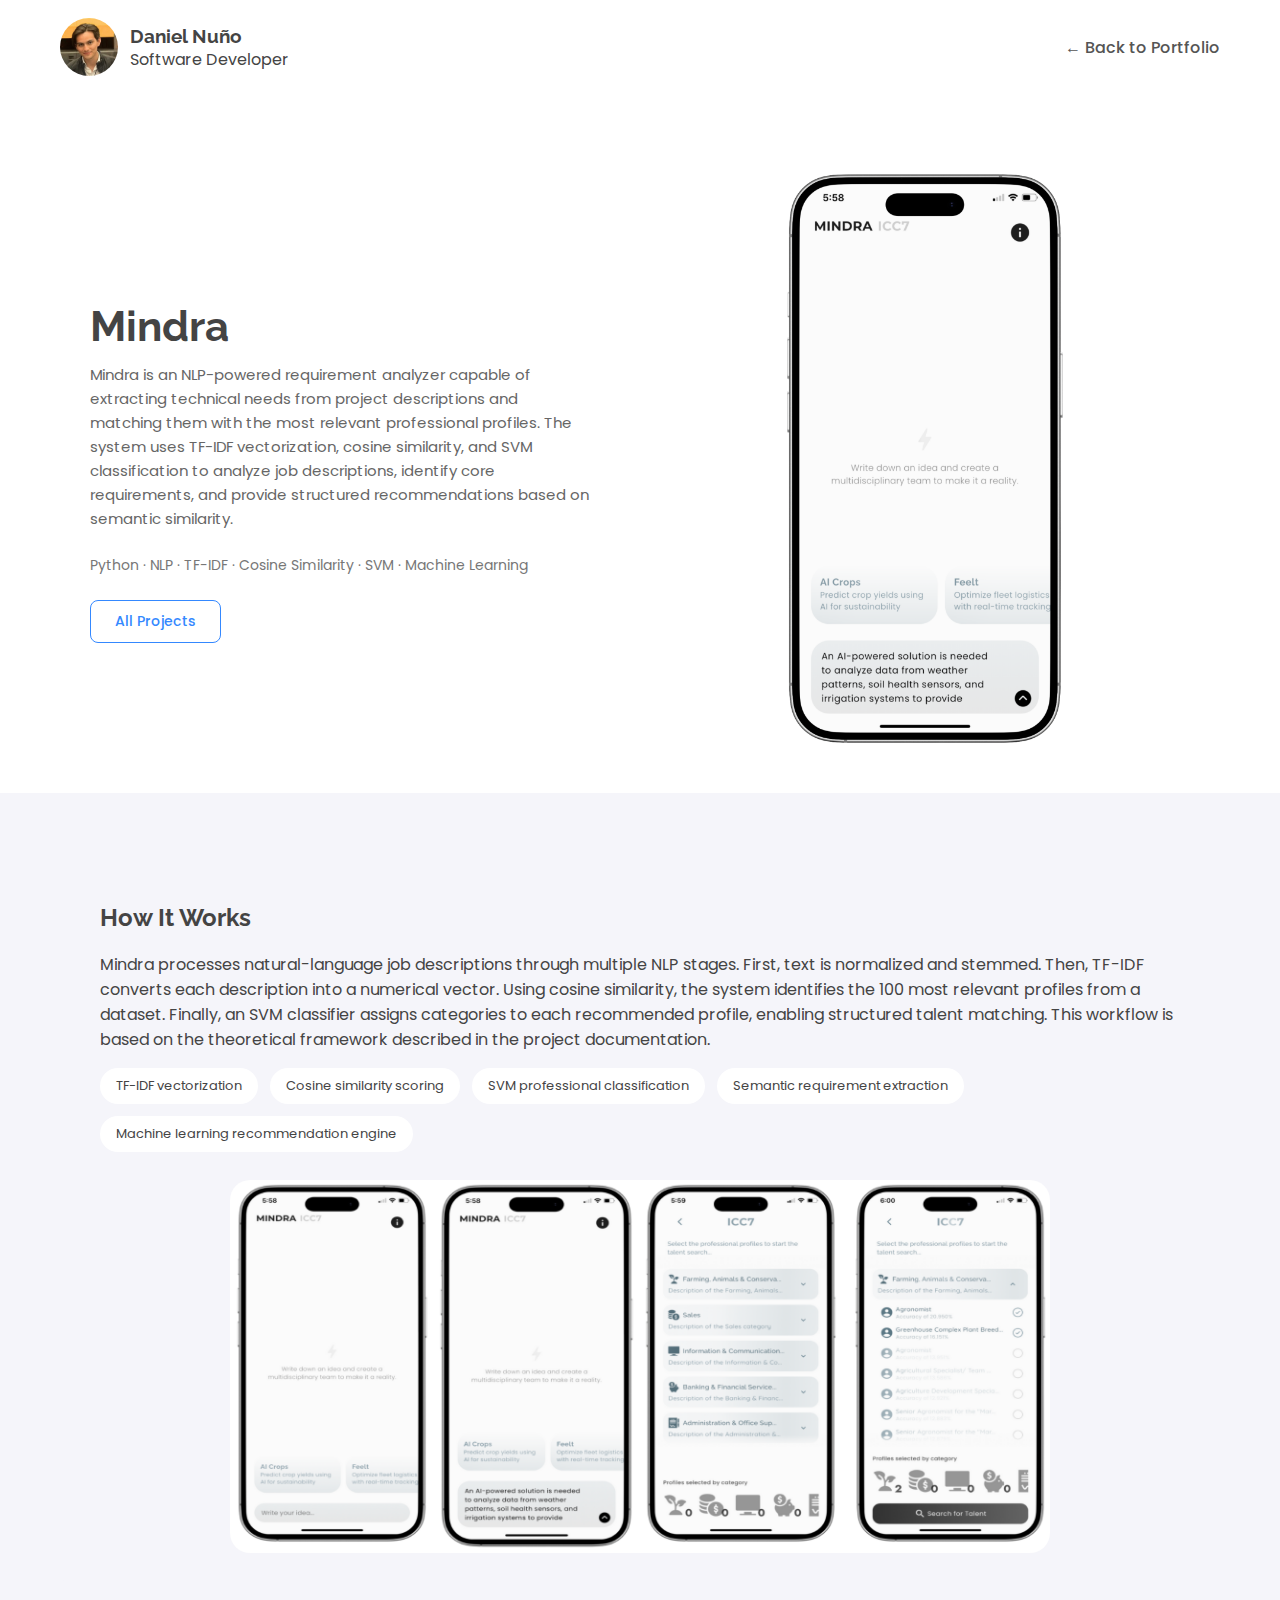
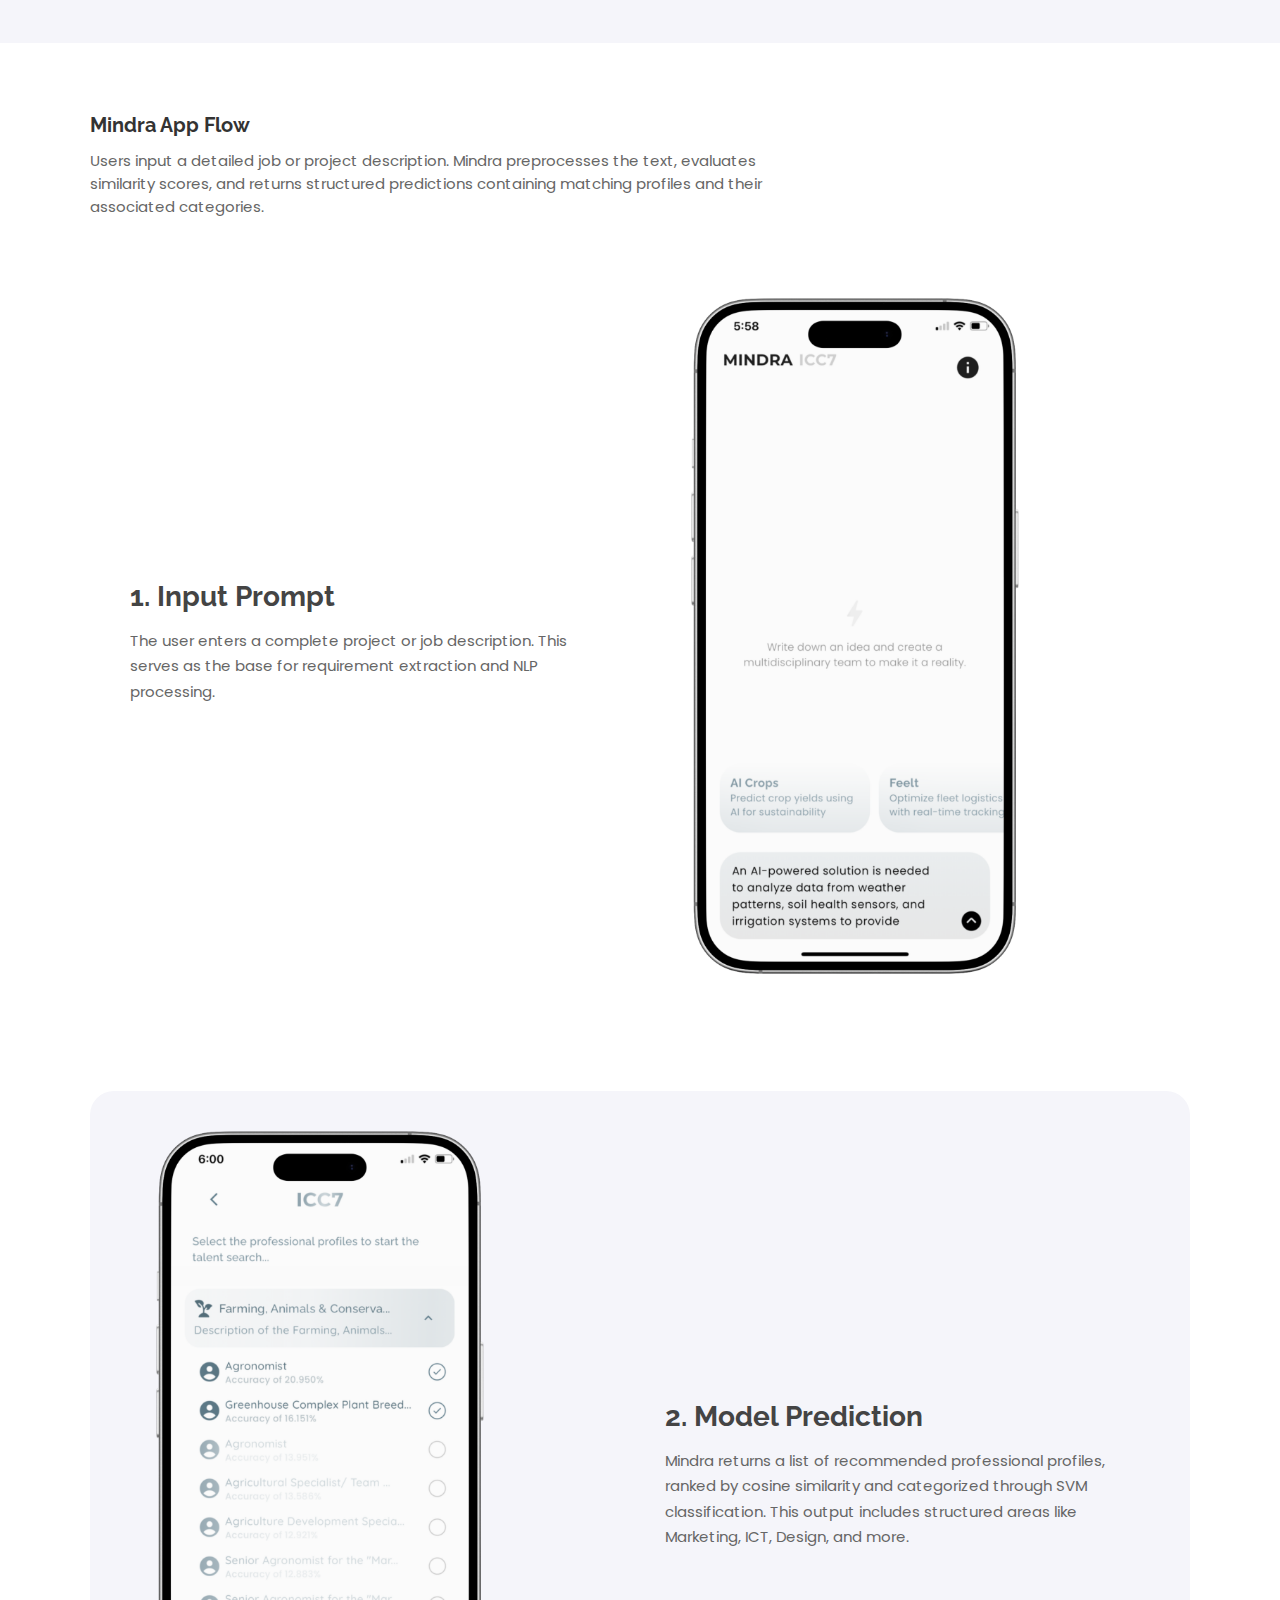
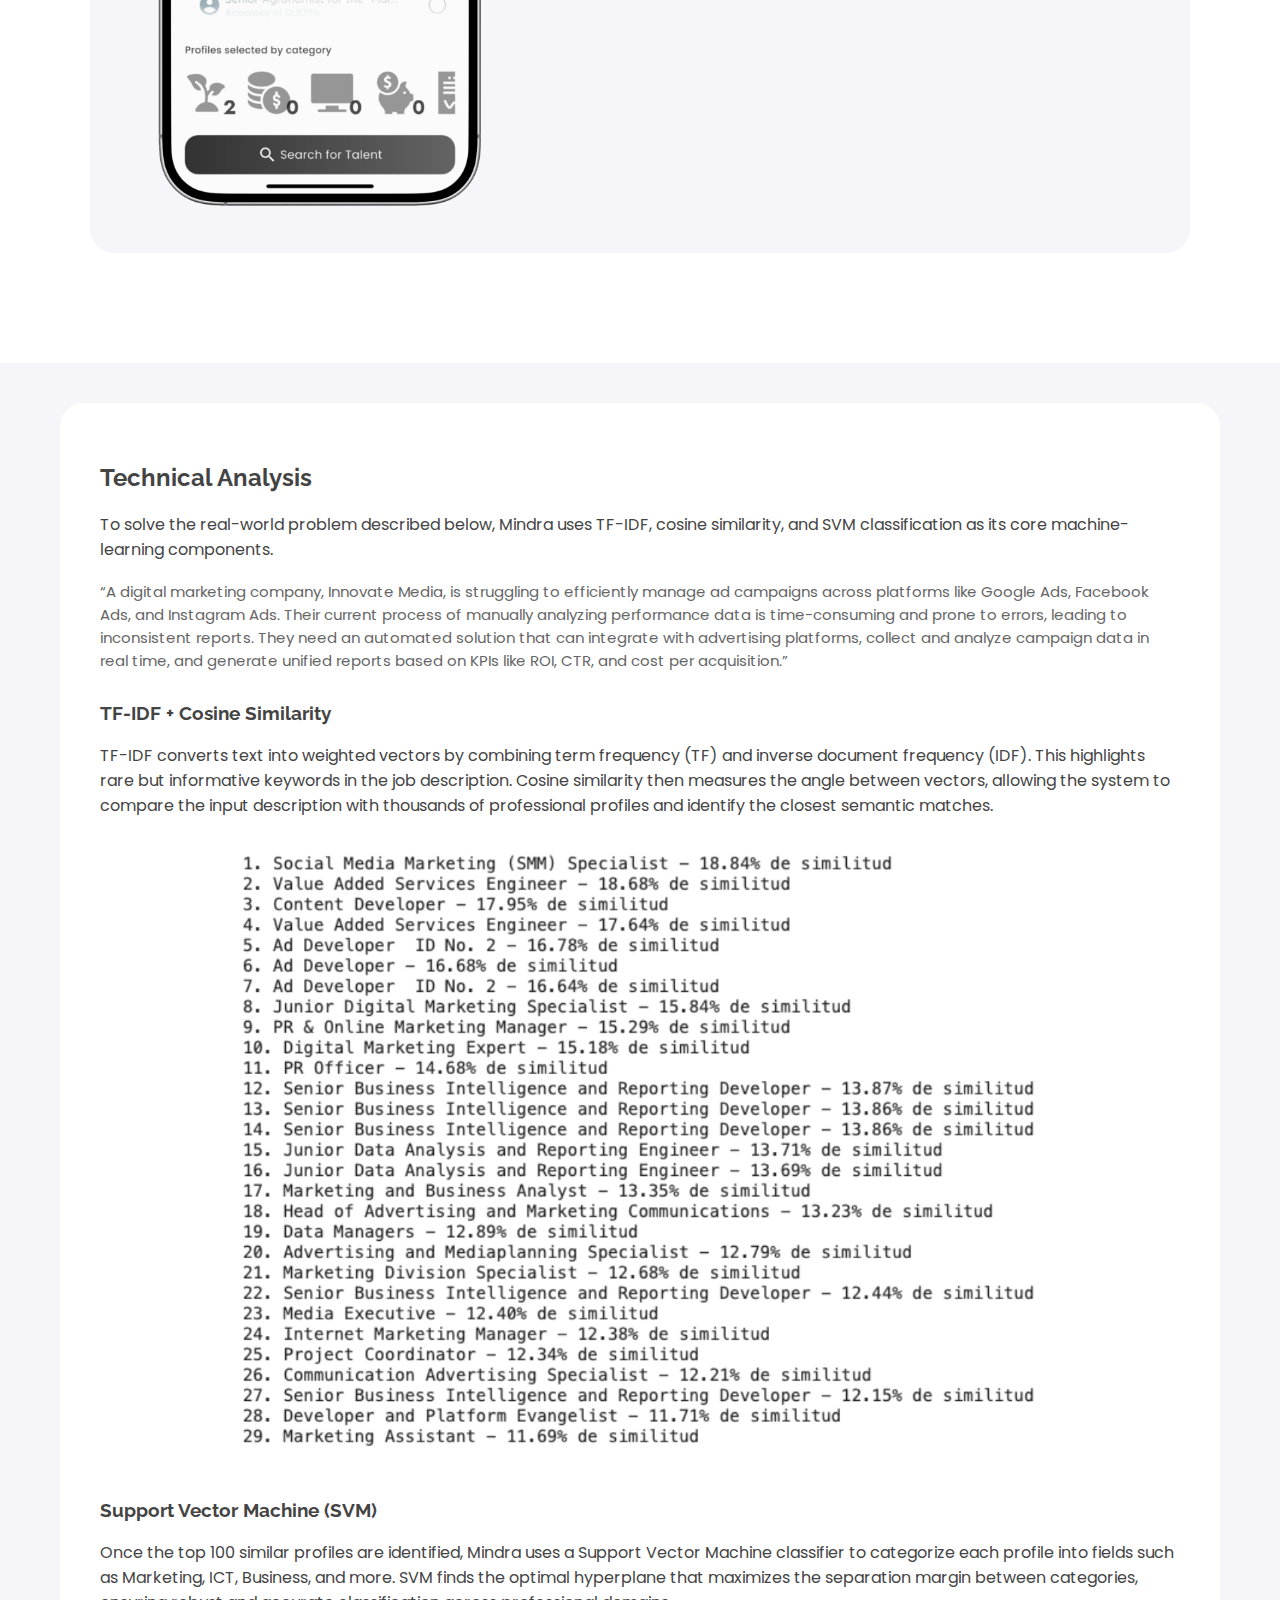
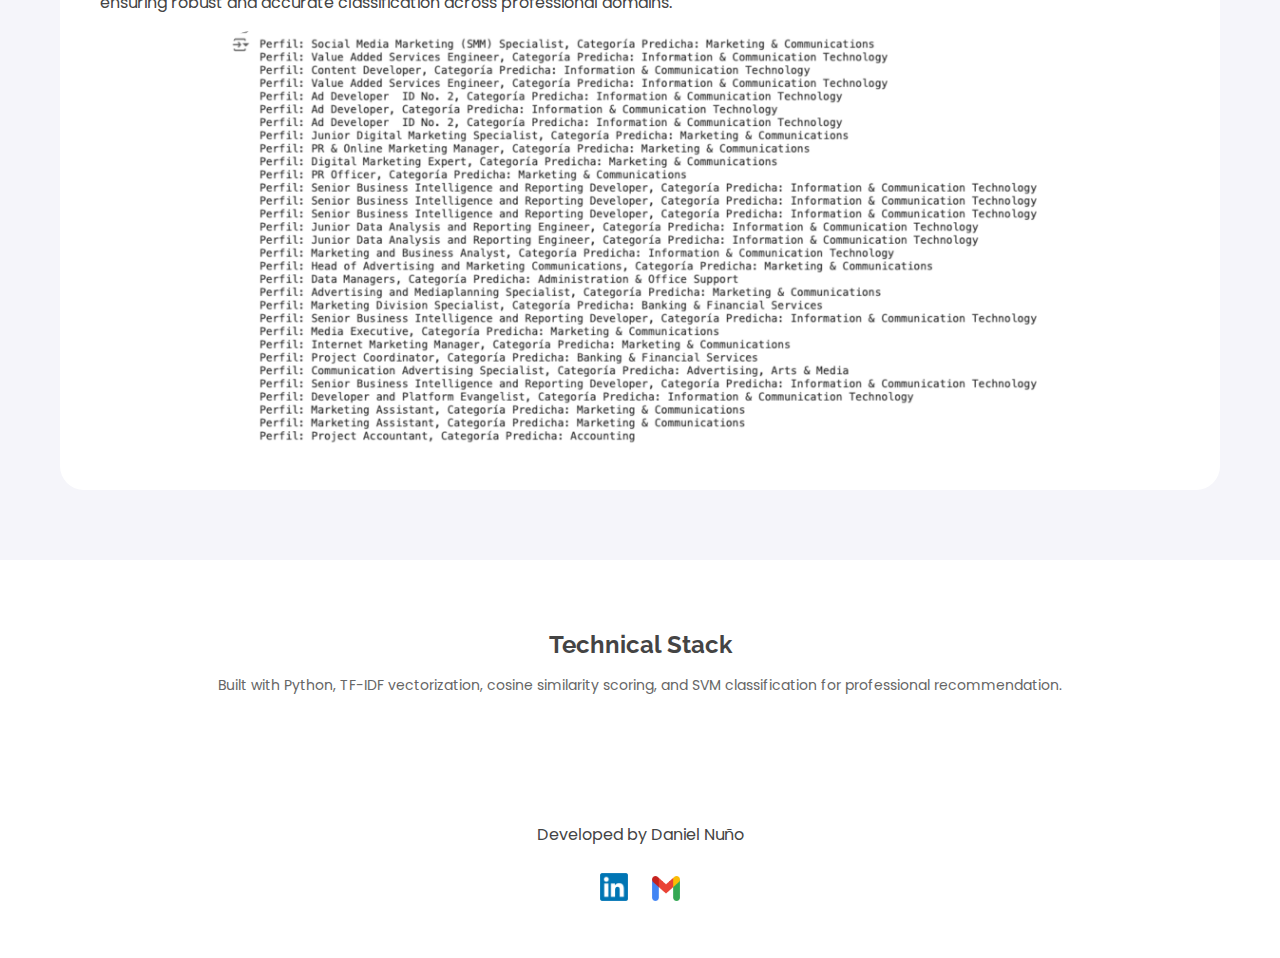
<file: mindra.html>
<!DOCTYPE html>
<html lang="en">
<head>
    <meta charset="UTF-8">
    <meta name="viewport" content="width=device-width, initial-scale=1.0">
    <title>Mindra - Daniel Nuño</title>
    <link href="https://fonts.googleapis.com/css2?family=Poppins:wght@300;400;500;600&family=Raleway:wght@300;400;500;600;700&display=swap" rel="stylesheet">
    <link rel="icon" type="image/jpeg" href="img/danielnuno.jpg">
    <link rel="stylesheet" href="project-styles.css">
</head>

<body>

<nav class="navbar">
    <div class="nav-left">
        <img src="img/danielnuno.jpg" class="profile-img">
        <div class="nav-title">
            <h3>Daniel Nuño</h3>
            <p>Software Developer</p>
        </div>
    </div>

    <ul class="nav-links">
        <li><a href="index.html">← Back to Portfolio</a></li>
    </ul>
</nav>

<section class="project-hero">
    <div class="hero-layout">

        <div class="hero-text">
            <h1>Mindra</h1>

            <p class="project-description">
                Mindra is an NLP-powered requirement analyzer capable of extracting technical needs from 
                project descriptions and matching them with the most relevant professional profiles. The system 
                uses TF-IDF vectorization, cosine similarity, and SVM classification to analyze job descriptions, 
                identify core requirements, and provide structured recommendations based on semantic similarity.
            </p>

            <p class="project-stack">Python · NLP · TF-IDF · Cosine Similarity · SVM · Machine Learning</p>

            <div class="project-links" style="margin-top:18px;">
                <a href="index.html#projects" class="project-link secondary">All Projects</a>
            </div>
        </div>

        <div class="hero-video">
            <img src="img/mindra/mindra_prompt.png" alt="Mindra Input" class="rounded-card" style="width:320px;">
        </div>

    </div>
</section>

<div class="project-content">

    <div class="section-block light how-it-works">
        <div class="how-text">
            <h2>How It Works</h2>
            <p>
                Mindra processes natural-language job descriptions through multiple NLP stages. First, text is 
                normalized and stemmed. Then, TF-IDF converts each description into a numerical vector. 
                Using cosine similarity, the system identifies the 100 most relevant profiles from a dataset. 
                Finally, an SVM classifier assigns categories to each recommended profile, enabling structured 
                talent matching. 
                This workflow is based on the theoretical framework described in the project documentation. 
            </p>
            <div class="how-points">
                <span>TF-IDF vectorization</span>
                <span>Cosine similarity scoring</span>
                <span>SVM professional classification</span>
                <span>Semantic requirement extraction</span>
                <span>Machine learning recommendation engine</span>
            </div>
        </div>

        <div class="how-card">
            <img src="img/mindra/mindra_works.png" 
                 alt="Mindra Prompt Input" 
                 class="rounded-card">
        </div>
    </div>

    <div class="flow-section">
        <div class="flow-section-inner">

            <div class="feature-heading">
                <h3 class="feature-title">Mindra App Flow</h3>
                <p class="feature-description">
                    Users input a detailed job or project description. Mindra preprocesses the text, evaluates 
                    similarity scores, and returns structured predictions containing matching profiles and their 
                    associated categories.
                </p>
            </div>

            <div class="section-row section-block white">
                <div class="section-text">
                    <h2>1. Input Prompt</h2>
                    <p>
                        The user enters a complete project or job description. This serves as the base for 
                        requirement extraction and NLP processing.
                    </p>
                </div>
                <div class="section-image">
                    <img src="img/mindra/mindra_prompt.png" alt="Mindra Input">
                </div>
            </div>

            <div class="section-row reverse section-block gray">
                <div class="section-text">
                    <h2>2. Model Prediction</h2>
                    <p>
                        Mindra returns a list of recommended professional profiles, ranked by cosine similarity 
                        and categorized through SVM classification. This output includes structured areas like 
                        Marketing, ICT, Design, and more.
                    </p>
                </div>
                <div class="section-image">
                    <img src="img/mindra/mindra_result.png" alt="Mindra Result">
                </div>
            </div>

        </div>
    </div>

    <div class="section-block white" style="margin-top:40px;">
        <h2>Technical Analysis</h2>
        <p>
            To solve the real-world problem described below, Mindra uses TF-IDF, cosine similarity, and SVM 
            classification as its core machine-learning components.
        </p>

        <p style="margin-top:18px; font-size:15px; color:#666;">
            “A digital marketing company, Innovate Media, is struggling to efficiently manage ad campaigns across 
            platforms like Google Ads, Facebook Ads, and Instagram Ads. Their current process of manually 
            analyzing performance data is time-consuming and prone to errors, leading to inconsistent reports. 
            They need an automated solution that can integrate with advertising platforms, collect and analyze 
            campaign data in real time, and generate unified reports based on KPIs like ROI, CTR, and cost per acquisition.”
        </p>

        <h3 style="margin-top:30px;">TF-IDF + Cosine Similarity</h3>
        <p>
            TF-IDF converts text into weighted vectors by combining term frequency (TF) and inverse document 
            frequency (IDF). This highlights rare but informative keywords in the job description.
            Cosine similarity then measures the angle between vectors, allowing the system to compare the input 
            description with thousands of professional profiles and identify the closest semantic matches.
        </p>
        <div class="how-card">
            <img src="img/mindra/tf-idf-cosine.png" 
                 alt="TF-IDF and Cosine Similarity Visualization"
                 class="rounded-card">
        </div>

        <h3 style="margin-top:40px;">Support Vector Machine (SVM)</h3>
        <p>
            Once the top 100 similar profiles are identified, Mindra uses a Support Vector Machine classifier 
            to categorize each profile into fields such as Marketing, ICT, Business, and more. 
            SVM finds the optimal hyperplane that maximizes the separation margin between categories, ensuring 
            robust and accurate classification across professional domains.
        </p>
        <div class="how-card">
            <img src="img/mindra/svm.png" 
                 alt="SVM Classification Diagram" 
                 class="rounded-card">
        </div>
    </div>

</div>

<section class="cta-section">
    <h2>Technical Stack</h2>
    <p>Built with Python, TF-IDF vectorization, cosine similarity scoring, and SVM classification for professional recommendation.</p>
</section>

<footer class="footer">
    <p>Developed by Daniel Nuño</p>

    <div class="footer-icons">
        <a href="https://www.linkedin.com/in/danielnunomx/" target="_blank">
            <img src="img/linkedin.png">
        </a>

        <a href="mailto:dnuno@cetys.edu.mx">
            <img src="img/mail.webp">
        </a>
    </div>
</footer>

</body>
</html>
</file>
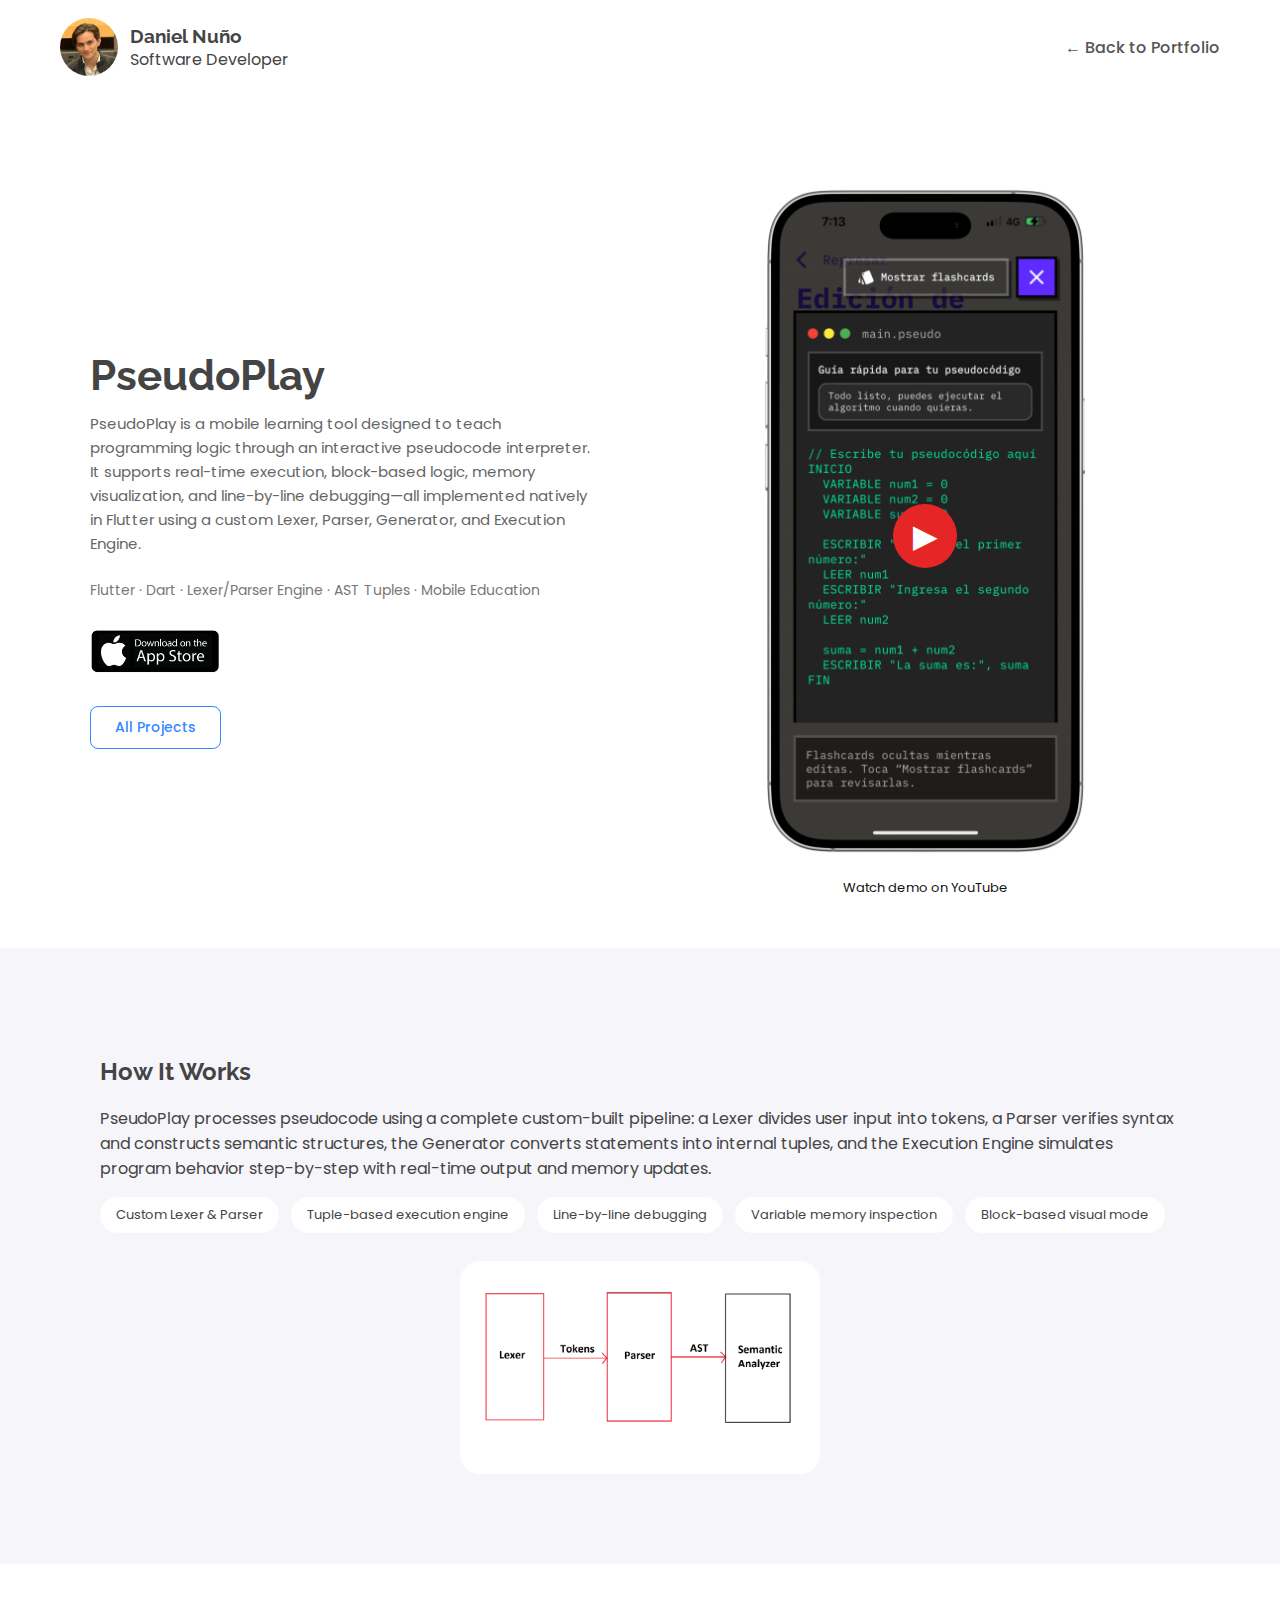
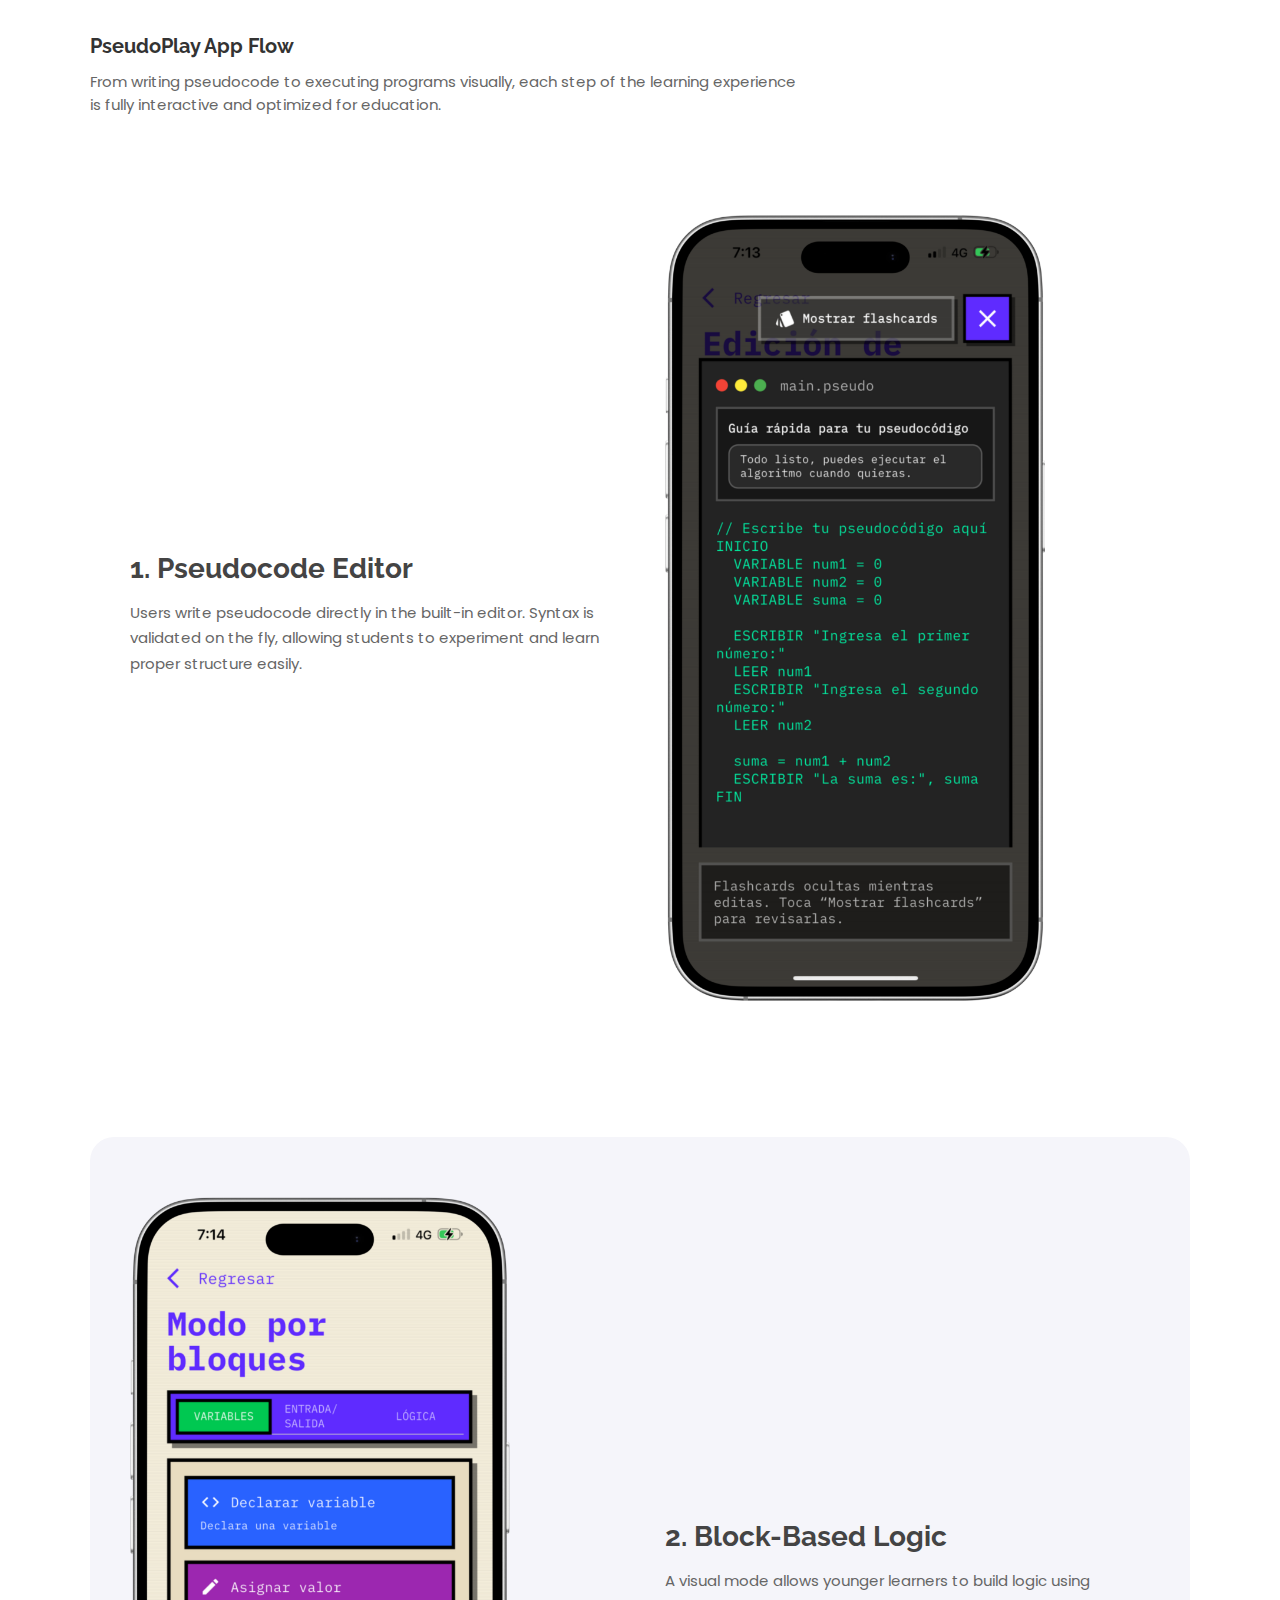
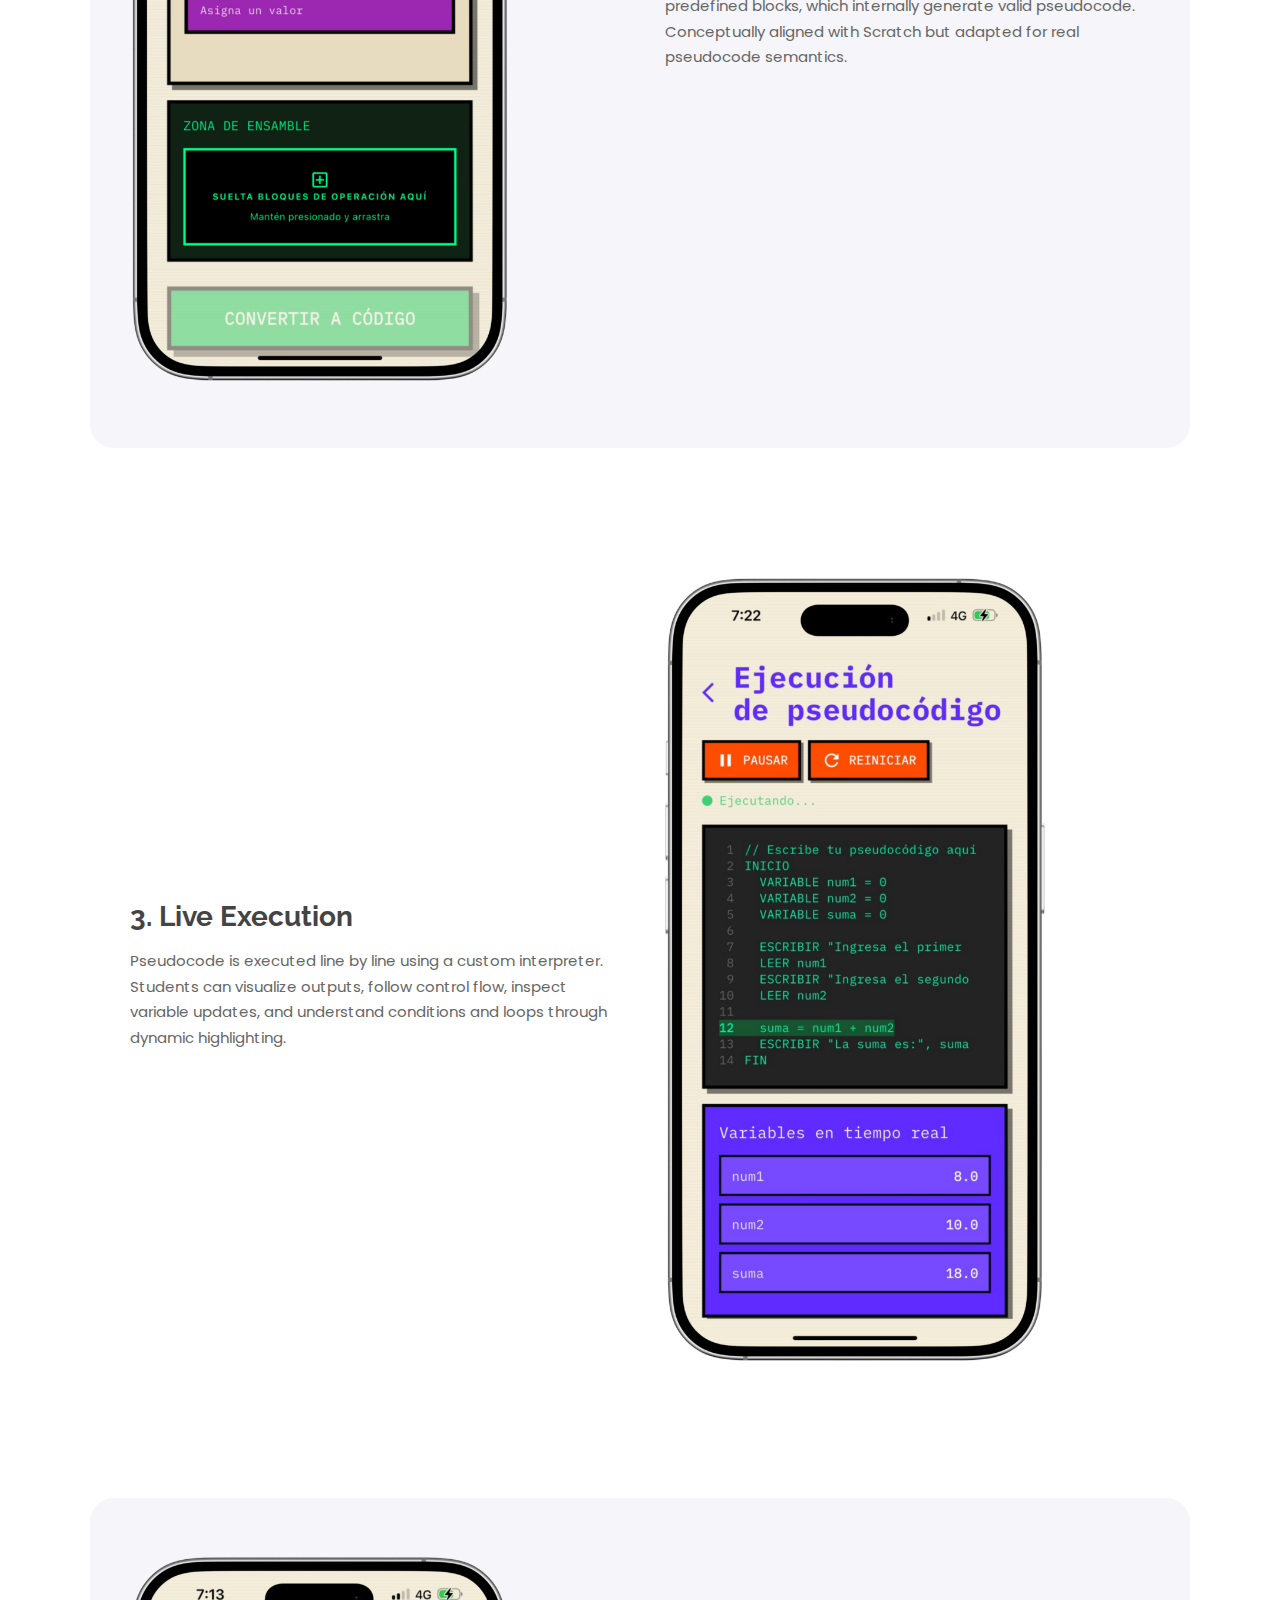
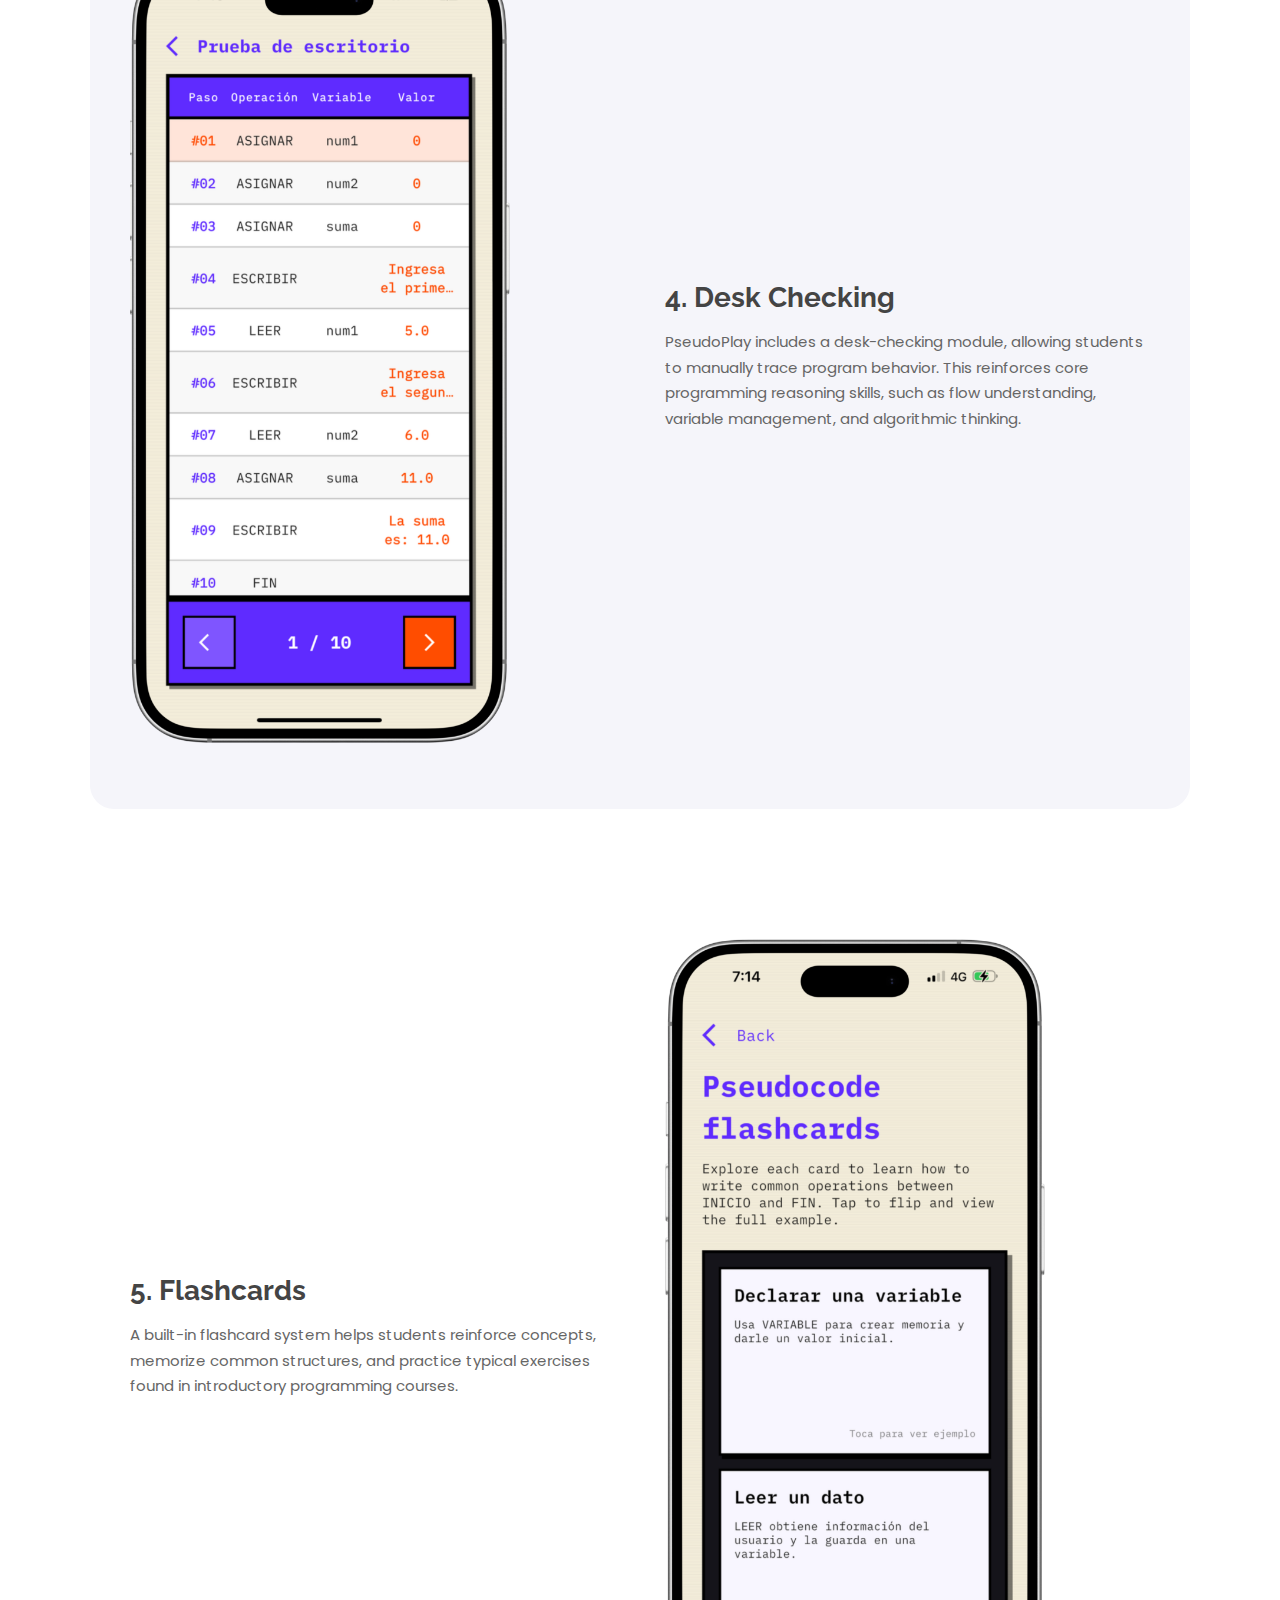
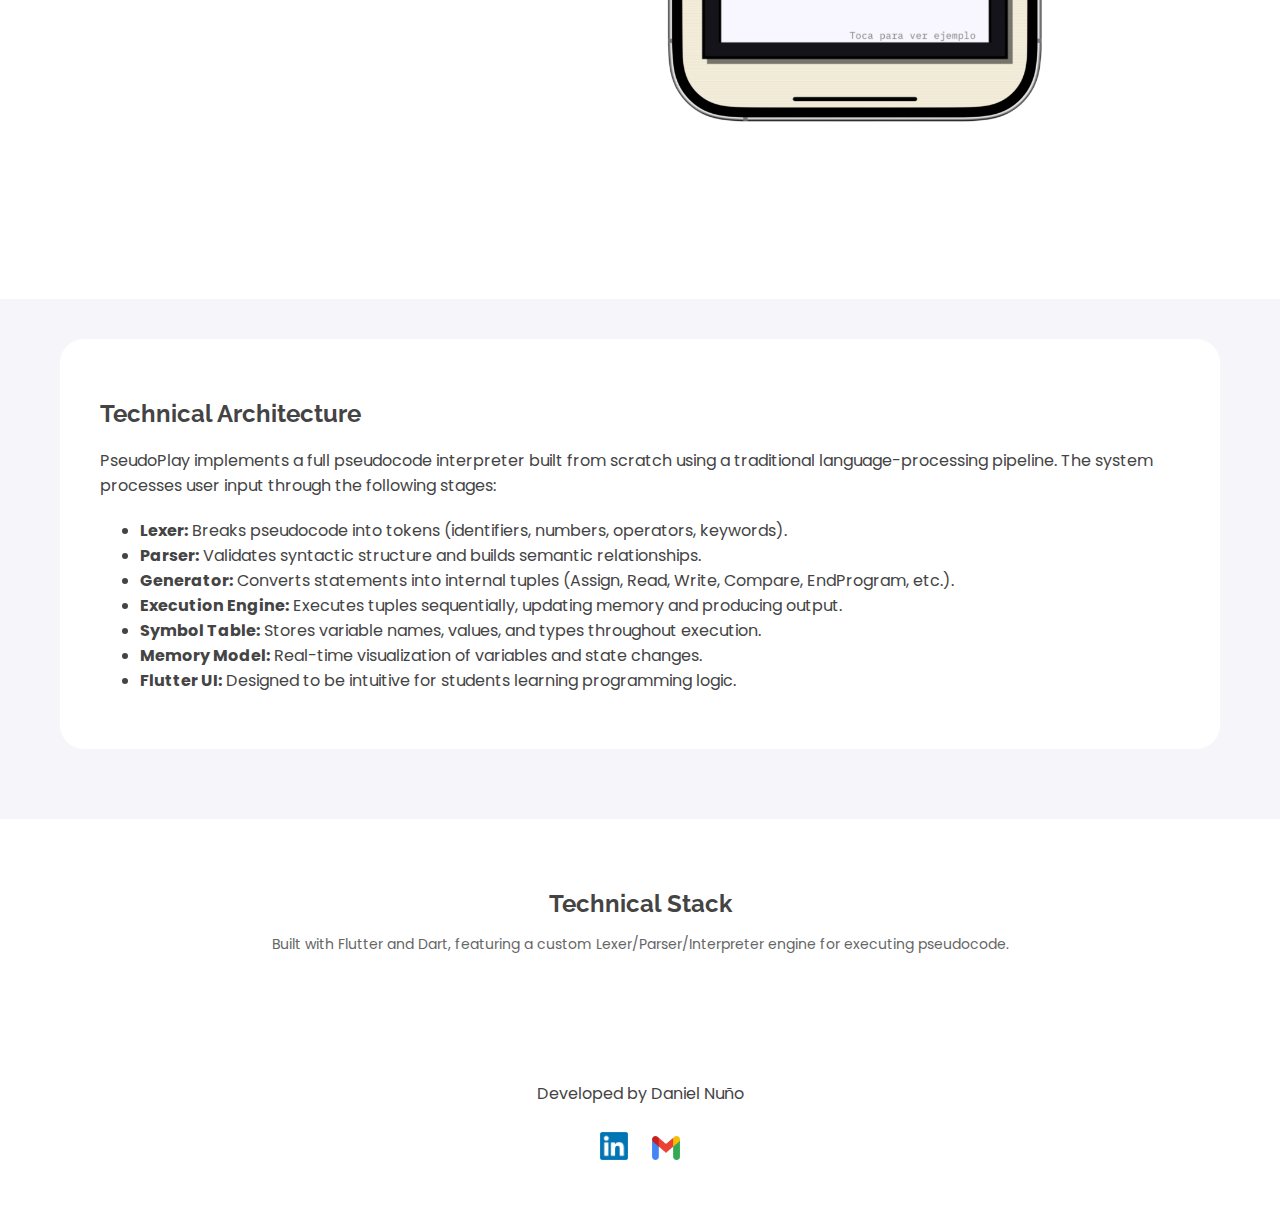
<file: pseudoplay.html>
<!DOCTYPE html>
<html lang="en">
<head>
    <meta charset="UTF-8">
    <meta name="viewport" content="width=device-width, initial-scale=1.0">
    <title>PseudoPlay - Daniel Nuño</title>
    <link href="https://fonts.googleapis.com/css2?family=Poppins:wght@300;400;500;600&family=Raleway:wght@300;400;500;600;700&display=swap" rel="stylesheet">
    <link rel="icon" type="image/jpeg" href="img/danielnuno.jpg">
    <link rel="stylesheet" href="project-styles.css">
</head>

<body>

<nav class="navbar">
    <div class="nav-left">
        <img src="img/danielnuno.jpg" class="profile-img">
        <div class="nav-title">
            <h3>Daniel Nuño</h3>
            <p>Software Developer</p>
        </div>
    </div>

    <ul class="nav-links">
        <li><a href="index.html">← Back to Portfolio</a></li>
    </ul>
</nav>

<section class="project-hero">
    <div class="hero-layout">

        <div class="hero-text">
            <h1>PseudoPlay</h1>

            <p class="project-description">
                PseudoPlay is a mobile learning tool designed to teach programming logic through an interactive 
                pseudocode interpreter. It supports real-time execution, block-based logic, memory visualization, 
                and line-by-line debugging—all implemented natively in Flutter using a custom Lexer, Parser, 
                Generator, and Execution Engine.
            </p>

            <p class="project-stack">Flutter · Dart · Lexer/Parser Engine · AST Tuples · Mobile Education</p>

            <div class="hero-stores" style="margin-top:22px;">
                <a href="https://apps.apple.com/mx/app/pseudoplay/id6755493697?l=en-GB" target="_blank" rel="noopener">
                    <img src="img/appstore.png" alt="App Store">
                </a>
            </div>

            <div class="project-links" style="margin-top:18px;">
                <a href="index.html#projects" class="project-link secondary">All Projects</a>
            </div>
        </div>

        <div class="hero-video">
            <a href="https://www.youtube.com/watch?v=4TcdojvfLUg" target="_blank" class="video-thumb">
                <img src="img/pseudoplay/pseudoplay_editor_pseudocodigo.png" alt="PseudoPlay Preview">
                <span class="play-icon">▶</span>
                <p>Watch demo on YouTube</p>
            </a>
        </div>

    </div>
</section>

<div class="project-content">

    <div class="section-block light how-it-works">
        <div class="how-text">
            <h2>How It Works</h2>
            <p>
                PseudoPlay processes pseudocode using a complete custom-built pipeline: a Lexer divides user 
                input into tokens, a Parser verifies syntax and constructs semantic structures, the Generator 
                converts statements into internal tuples, and the Execution Engine simulates program behavior 
                step-by-step with real-time output and memory updates.
            </p>

            <div class="how-points">
                <span>Custom Lexer & Parser</span>
                <span>Tuple-based execution engine</span>
                <span>Line-by-line debugging</span>
                <span>Variable memory inspection</span>
                <span>Block-based visual mode</span>
            </div>
        </div>

        <div class="how-card">
            <img src="img/pseudoplay/pseudoplay_logo.png" 
                 alt="PseudoPlay Editor" 
                 class="rounded-card small">
        </div>
    </div>

    <div class="flow-section">
        <div class="flow-section-inner">

            <div class="feature-heading">
                <h3 class="feature-title">PseudoPlay App Flow</h3>
                <p class="feature-description">
                    From writing pseudocode to executing programs visually, each step of the learning 
                    experience is fully interactive and optimized for education.
                </p>
            </div>

            <div class="section-row section-block white">
                <div class="section-text">
                    <h2>1. Pseudocode Editor</h2>
                    <p>
                        Users write pseudocode directly in the built-in editor. Syntax is validated on the fly, 
                        allowing students to experiment and learn proper structure easily.
                    </p>
                </div>
                <div class="section-image">
                    <img src="img/pseudoplay/pseudoplay_editor_pseudocodigo.png">
                </div>
            </div>

            <div class="section-row reverse section-block gray">
                <div class="section-text">
                    <h2>2. Block-Based Logic</h2>
                    <p>
                        A visual mode allows younger learners to build logic using predefined blocks, which 
                        internally generate valid pseudocode. Conceptually aligned with Scratch but 
                        adapted for real pseudocode semantics.
                    </p>
                </div>
                <div class="section-image">
                    <img src="img/pseudoplay/pseudoplay_modo_bloques.png">
                </div>
            </div>

            <div class="section-row section-block white">
                <div class="section-text">
                    <h2>3. Live Execution</h2>
                    <p>
                        Pseudocode is executed line by line using a custom interpreter. Students can visualize 
                        outputs, follow control flow, inspect variable updates, and understand conditions 
                        and loops through dynamic highlighting.
                    </p>
                </div>
                <div class="section-image">
                    <img src="img/pseudoplay/pseudoplay_ejecucion_pseudocodigo.png">
                </div>
            </div>

            <div class="section-row reverse section-block gray">
                <div class="section-text">
                    <h2>4. Desk Checking</h2>
                    <p>
                        PseudoPlay includes a desk-checking module, allowing students to manually trace program 
                        behavior. This reinforces core programming reasoning skills, such as flow understanding, 
                        variable management, and algorithmic thinking.
                    </p>
                </div>
                <div class="section-image">
                    <img src="img/pseudoplay/pseudoplay_prueba_escritorio.png">
                </div>
            </div>

            <div class="section-row section-block white">
                <div class="section-text">
                    <h2>5. Flashcards</h2>
                    <p>
                        A built-in flashcard system helps students reinforce concepts, memorize common structures, 
                        and practice typical exercises found in introductory programming courses.
                    </p>
                </div>
                <div class="section-image">
                    <img src="img/pseudoplay/pseudoplay_flashcards.png">
                </div>
            </div>

        </div>
    </div>

    <div class="section-block white" style="margin-top:40px;">
        <h2>Technical Architecture</h2>
        <p>
            PseudoPlay implements a full pseudocode interpreter built from scratch using a traditional 
            language-processing pipeline. The system processes user input through the following stages:
        </p>

        <ul style="margin-top:20px;">
            <li><strong>Lexer:</strong> Breaks pseudocode into tokens (identifiers, numbers, operators, keywords).</li>
            <li><strong>Parser:</strong> Validates syntactic structure and builds semantic relationships.</li>
            <li><strong>Generator:</strong> Converts statements into internal tuples (Assign, Read, Write, Compare, EndProgram, etc.).</li>
            <li><strong>Execution Engine:</strong> Executes tuples sequentially, updating memory and producing output.</li>
            <li><strong>Symbol Table:</strong> Stores variable names, values, and types throughout execution.</li>
            <li><strong>Memory Model:</strong> Real-time visualization of variables and state changes.</li>
            <li><strong>Flutter UI:</strong> Designed to be intuitive for students learning programming logic.</li>
        </ul>
    </div>

</div>

<section class="cta-section">
    <h2>Technical Stack</h2>
    <p>Built with Flutter and Dart, featuring a custom Lexer/Parser/Interpreter engine for executing pseudocode.</p>
</section>

<footer class="footer">
    <p>Developed by Daniel Nuño</p>

    <div class="footer-icons">
        <a href="https://www.linkedin.com/in/danielnunomx/" target="_blank">
            <img src="img/linkedin.png">
        </a>

        <a href="mailto:dnuno@cetys.edu.mx">
            <img src="img/mail.webp">
        </a>
    </div>
</footer>

</body>
</html>
</file>
<file: styles.css>
body {
    margin: 0;
    font-family: 'Poppins', sans-serif;
    background: #f5f5fa;
    color: #444;
}

h1, h2, h3 {
    font-family: 'Raleway', sans-serif;
}

/* NAVBAR */

.navbar {
    position: sticky;
    top: 0;
    z-index: 100;
    display: flex;
    justify-content: space-between;
    align-items: center;
    padding: 18px 60px;
    background: #ffffff;
}

.nav-left {
    display: flex;
    align-items: center;
    gap: 12px;
}

.nav-title {
    display: flex;
    flex-direction: column;
    gap: 2px;
}

.nav-title h3 {
    margin: 0;
    line-height: 1.2;
}

.nav-title p {
    margin: 0;
    line-height: 1.2;
}

.profile-img {
    width: 58px;
    height: 58px;
    border-radius: 50%;
}

.nav-links {
    display: flex;
    list-style: none;
    gap: 30px;
    align-items: center;
    margin: 0;
    padding: 0;
}

.nav-links a {
    text-decoration: none;
    color: #555;
    font-weight: 500;
    transition: color .25s ease;
}

.nav-links a:hover {
    color: #3397ff;
}
/* CONTENEDOR */
.dropdown {
    position: relative;
    display: inline-block;
}

/* BOTÓN */
.dropdown > a {
    cursor: pointer;
    padding: 4px 0;
    display: inline-block;
}

/* MENÚ desplegable */
.dropdown-menu {
    position: absolute;
    top: 100%;
    left: 0;
    width: 200px;
    background: #ffffff;
    border-radius: 10px;
    padding: 10px 0;
    opacity: 0;
    visibility: hidden;
    transform: translateY(8px);
    transition: opacity .25s ease, transform .25s ease;
    z-index: 9999;
}

/* MOSTRAR MENU SOLO CON HOVER */
.dropdown:hover .dropdown-menu {
    opacity: 1;
    visibility: visible;
    transform: translateY(0);
}

/* Ítems */
.dropdown-menu li {
    list-style: none;
}

.dropdown-menu a {
    display: block;
    padding: 10px 16px;
    text-decoration: none;
    color: #444;
    transition: background .2s ease;
}

.dropdown-menu a:hover {
    background: #eef4ff;
}

/* AUMENTAR ÁREA DE HOVER (evita cierre accidental) */
.dropdown::after {
    content: "";
    position: absolute;
    top: 100%;
    left: 0;
    width: 100%;
    height: 18px; /* zona invisible debajo del botón */
}

/* HERO */

.hero {
    text-align: center;
    padding: 130px 20px;
    background: #ffffff;
}

.download-btn {
    background: #e4f1ff;
    color: #2383ff;
    padding: 10px 20px;
    border-radius: 8px;
    text-decoration: none;
    transition: transform .25s ease, background .25s ease;
    display: inline-flex;
    align-items: center;
    gap: 10px;
}

.download-btn:hover {
    transform: scale(1.05);
    background: #d7e9ff;
}

.icon-sheet {
    display: inline-block;
    width: 20px;
    height: 24px;
    border: 2px solid #2383ff;
    border-radius: 4px;
    position: relative;
    background: #fff;
}

.icon-sheet:before {
    content: "";
    position: absolute;
    top: 4px;
    left: 4px;
    right: 4px;
    height: 2px;
    background: #2383ff;
    box-shadow: 0 6px 0 #2383ff, 0 12px 0 #2383ff;
}

.hero-subtitle {
    margin-top: 50px;
    color: #3397ff;
    font-size: 28px;
}

.hero-title {
    font-size: 56px;
    margin-top: 12px;
}

.hero-desc {
    color: #666;
    margin-top: 6px;
}

.tech-icons img {
    width: 42px;
    margin: 18px;
    transition: transform .3s ease;
}

.tech-icons img:hover {
    transform: translateY(-5px);
}

/* PROJECTS */

.projects {
    padding: 40px 60px 90px;
}

.section-subtitle {
    text-align: center;
    color: #777;
}

.section-title {
    text-align: center;
    font-size: 32px;
}

.project-card {
    display: flex;
    align-items: center;
    justify-content: center;
    gap: 60px;
    margin: 110px 0;
}

.project-card.reverse {
    flex-direction: row-reverse;
}

.project-text {
    max-width: 420px;
}

.project-img-large {
    width: 500px;
    border-radius: 15px;
    transition: transform .3s ease;
}

.project-img-large:hover {
    transform: scale(1.03);
}

.stack {
    color: #777;
    font-size: 14px;
}

.local {
    color: #b14f4f;
    font-size: 14px;
}

.store-buttons {
    display: flex;
    flex-direction: column;
    align-items: flex-start;
    gap: 8px;
}

.store-images {
    display: flex;
    gap: 12px;
    align-items: center;
}

.store-buttons img {
    width: 150px;
}

.store-buttons .view-btn {
    margin-top: 0;
    width: fit-content;
}

.view-btn {
    background: #3488ff;
    color: #fff;
    padding: 10px 22px;
    border-radius: 8px;
    text-decoration: none;
    display: inline-block;
    margin-top: 15px;
    transition: transform .25s ease, background .25s ease;
}

.view-btn:hover {
    transform: scale(1.05);
    background: #2e78df;
}

.dot {
    width: 12px;
    height: 12px;
    display: inline-block;
    border-radius: 50%;
}

.blue { background: #3DA3FF; }
.purple { background: #A06CFF; }
.green { background: #32C15B; }
.yellow { background: #FFCE4B; }
.teal { background: #34D6C5; }

/* ABOUT */

.about {
    text-align: center;
    padding: 80px 60px;
}

.about-img {
    width: 220px;
    border-radius: 14px;
    margin: 20px 0;
}

.about-text {
    max-width: 700px;
    margin: auto;
    color: #666;
}

/* SKILLS */

.skills {
    background: #f1f1f7;
    padding: 70px 20px;
}

.skills-grid {
    display: flex;
    justify-content: center;
    gap: 16px;
    flex-wrap: wrap;
    max-width: 900px;
    margin: 30px auto 0;
}

.skill {
    background: #ffffff;
    padding: 12px 22px;
    border-radius: 10px;
    font-weight: 500;
    transition: transform .25s ease;
}

.skill:hover {
    transform: translateY(-4px);
}

/* FOOTER */

.footer {
    text-align: center;
    padding: 40px;
    background: #ffffff;
}

.footer-icons a {
    text-decoration: none;
    border-bottom: none;
}

.footer-icons img {
    width: 28px;
    margin: 10px;
    transition: transform .25s ease;
}

.footer-icons img:hover {
    transform: scale(1.1);
}

/* ANIMATIONS */

.fade-in {
    opacity: 0;
    animation: fadeIn 1.2s forwards;
}

.fade-up {
    opacity: 0;
    transform: translateY(30px);
    animation: fadeUp 1.1s forwards;
}

@keyframes fadeIn {
    to {
        opacity: 1;
    }
}

@keyframes fadeUp {
    to {
        opacity: 1;
        transform: translateY(0);
    }
}

/* RESPONSIVE */

@media (max-width: 900px) {
    .navbar {
        padding: 16px 20px;
    }

    .nav-links {
        gap: 18px;
    }

    .projects {
        padding: 40px 20px 70px;
    }

    .project-card,
    .project-card.reverse {
        flex-direction: column;
        gap: 30px;
        margin: 70px 0;
    }

    .project-img-large {
        width: 100%;
        max-width: 480px;
    }

    .project-text {
        max-width: 100%;
        text-align: left;
    }

    .about {
        padding: 60px 20px;
    }
}

@media (max-width: 600px) {
    .navbar {
        flex-direction: column;
        align-items: flex-start;
        gap: 12px;
    }

    .nav-links {
        flex-wrap: wrap;
        gap: 12px;
        width: 100%;
        justify-content: flex-start;
    }

    .hero {
        padding: 90px 16px;
    }

    .download-btn {
        width: 100%;
        text-align: center;
    }

    .hero-title {
        font-size: 42px;
    }

    .tech-icons img {
        width: 34px;
        margin: 8px;
    }

    .project-card,
    .project-card.reverse {
        align-items: flex-start;
    }

    .project-text {
        text-align: left;
    }

    .project-img-large {
        max-width: 100%;
    }

    .store-images {
        flex-direction: column;
        align-items: flex-start;
        gap: 6px;
    }

    .store-buttons {
        width: 100%;
    }
}
</file>
<file: project-styles.css>
body {
    margin: 0;
    font-family: 'Poppins', sans-serif;
    background: #f5f5fa;
    color: #444;
}

h1, h2, h3 {
    font-family: 'Raleway', sans-serif;
}

/* NAVBAR */
.navbar {
    position: sticky;
    top: 0;
    z-index: 100;
    display: flex;
    justify-content: space-between;
    align-items: center;
    padding: 18px 60px;
    background: #ffffff;
}

.nav-left {
    display: flex;
    align-items: center;
    gap: 12px;
}


.nav-title {
    display: flex;
    flex-direction: column;
    gap: 2px;
}

.nav-title h3 {
    margin: 0;
    line-height: 1.2;
}

.nav-title p {
    margin: 0;
    line-height: 1.2;
}

.profile-img {
    width: 58px;
    height: 58px;
    border-radius: 50%;
}

.nav-links {
    display: flex;
    list-style: none;
    gap: 30px;
    align-items: center;
    margin: 0;
    padding: 0;
}

.nav-links a {
    text-decoration: none;
    color: #555;
    font-weight: 500;
    transition: color .25s ease;
}

.nav-links a:hover {
    color: #3397ff;
}

/* PROJECT HERO */
.project-hero {
    padding: 80px 60px 50px;
    background: #ffffff;
}

.hero-layout {
    display: grid;
    grid-template-columns: 1fr 1fr;
    gap: 40px;
    align-items: center;
    max-width: 1100px;
    margin: 0 auto;
}

.hero-text {
    text-align: left;
}

.project-hero h1 {
    font-size: 42px;
    margin-bottom: 12px;
}

.project-subtitle {
    font-size: 16px;
    color: #3397ff;
    margin-bottom: 16px;
}

.project-description {
    font-size: 15px;
    color: #666;
    max-width: 500px;
    line-height: 1.6;
    margin: 0 0 24px;
}

.project-tags {
    display: flex;
    justify-content: flex-start;
    gap: 10px;
    flex-wrap: wrap;
    margin-bottom: 24px;
}

.project-tag {
    background: #f0f0f5;
    color: #555;
    padding: 6px 14px;
    border-radius: 6px;
    font-size: 13px;
}

.hero-stores {
    display: flex;
    gap: 16px;
    margin-bottom: 22px;
}

.hero-stores img {
    height: 52px;
    width: auto;
}

.project-links {
    display: flex;
    justify-content: flex-start;
    gap: 12px;
    flex-wrap: wrap;
}

.hero-video {
    display: flex;
    justify-content: center;
    align-items: center;
}

.video-thumb {
    position: relative;
    display: inline-flex;
    flex-direction: column;
    align-items: center;
    gap: 10px;
    text-decoration: none;
    color: #444;
}

.video-thumb img {
    width: 320px;
    border-radius: 20px;
}

.play-icon {
    position: absolute;
    top: 50%;
    left: 50%;
    transform: translate(-50%, -50%);
    background: #e62626;
    color: #fff;
    font-size: 32px;
    width: 64px;
    height: 64px;
    border-radius: 50%;
    display: flex;
    align-items: center;
    justify-content: center;
}

.video-thumb p {
    font-size: 13px;
    color: #111;
    margin: 0;
}

/* ROUNDED CARD */
.rounded-card {
    border-radius: 20px;
}

/* PROJECT STACK INLINE */
.project-stack {
    font-size: 14px;
    color: #777;
    margin-bottom: 24px;
}

.project-tags {
    display: flex;
    justify-content: center;
    gap: 10px;
    flex-wrap: wrap;
    margin-bottom: 24px;
}

.project-tag {
    background: #f0f0f5;
    color: #555;
    padding: 6px 14px;
    border-radius: 6px;
    font-size: 13px;
}

.project-link {
    display: inline-block;
    background: #3488ff;
    color: #fff;
    padding: 10px 24px;
    border-radius: 8px;
    text-decoration: none;
    font-weight: 500;
    font-size: 14px;
    transition: background .25s ease;
}

.project-link:hover {
    background: #2e78df;
}

.project-link.secondary {
    background: transparent;
    color: #3488ff;
    border: 1px solid #3488ff;
}

.project-link.secondary:hover {
    background: #e4f1ff;
}

/* PROJECT CONTENT */
.project-content {
    padding: 50px 60px 70px;
}

/* SECTION ROW */
.section-row {
    display: grid;
    grid-template-columns: 1fr 1fr;
    gap: 50px;
    align-items: center;
    margin-bottom: 70px;
}

.section-block {
    padding: 40px;
    border-radius: 24px;
}

.section-block.light {
    background: #f5f5fa;
}

.section-block.white {
    background: #ffffff;
}

.section-row.reverse {
    direction: rtl;
}

.section-row.reverse > * {
    direction: ltr;
}

.section-text h2 {
    font-size: 28px;
    margin-bottom: 14px;
}

.section-text p {
    font-size: 15px;
    color: #666;
    line-height: 1.7;
    margin-bottom: 18px;
}

.section-text ul {
    list-style: none;
    padding: 0;
    margin: 0;
}

.section-text ul li {
    font-size: 15px;
    color: #555;
    padding: 7px 0;
    padding-left: 22px;
    position: relative;
}

.section-text ul li:before {
    content: "→";
    position: absolute;
    left: 0;
    color: #3397ff;
}

.section-image img {
    width: 100%;
    max-width: 380px;
    border-radius: 10px;
}

.section-image.small img {
    max-width: 260px;
}

/* HOW IT WORKS BLOCK */
.how-it-works {
    display: flex;
    flex-direction: column;
    gap: 28px;
    max-width: 1100px;
    margin: 0 auto;
}

.how-text {
    text-align: left;
}

.how-points {
    display: flex;
    flex-wrap: wrap;
    gap: 12px;
    margin-top: 16px;
}

.how-points span {
    background: #ffffff;
    border-radius: 999px;
    padding: 8px 16px;
    font-size: 13px;
    color: #444;
}

.how-card {
    display: flex;
    justify-content: center;
}

.how-card img {
    max-width: 820px;
    width: 100%;
}

.how-card img.small {
    max-width: 360px;
}

.feature-title {
    text-align: left;
    font-size: 20px;
    margin: 0 0 12px;
    color: #333;
}

.feature-heading {
    max-width: 1100px;
    margin: 0 auto 40px;
    text-align: left;
}

.feature-description {
    margin: 0;
    color: #666;
    font-size: 15px;
    max-width: 720px;
}

.flow-section {
    background: #ffffff;
    padding: 70px 0 40px;
    margin: 50px -60px 0;
}

.flow-section-inner {
    max-width: 1100px;
    margin: 0 auto;
    padding: 0 60px;
}

.section-block.gray {
    background: #f5f5fa;
}


/* STATS INLINE */
.stats-inline {
    display: flex;
    justify-content: center;
    gap: 50px;
    padding: 40px 20px;
    background: #ffffff;
    margin-bottom: 50px;
}

.stat {
    text-align: center;
}

.stat h3 {
    font-size: 32px;
    color: #3397ff;
    margin: 0 0 4px;
}

.stat p {
    font-size: 13px;
    color: #777;
    margin: 0;
}

/* DUAL IMAGES */
.dual-images {
    display: flex;
    gap: 24px;
    justify-content: center;
}

.dual-images img {
    width: 220px;
    border-radius: 10px;
}

/* CTA SECTION */
.cta-section {
    text-align: center;
    padding: 50px 20px;
    background: #ffffff;
}

.cta-section h2 {
    font-size: 24px;
    margin-bottom: 16px;
}

.cta-section p {
    font-size: 14px;
    color: #666;
    margin-bottom: 20px;
}

/* FOOTER */
.footer {
    text-align: center;
    padding: 40px;
    background: #ffffff;
}

.footer-icons a {
    text-decoration: none;
    border-bottom: none;
}

.footer-icons img {
    width: 28px;
    margin: 10px;
    transition: transform .25s ease;
}

.footer-icons img:hover {
    transform: scale(1.1);
}

/* RESPONSIVE */
@media (max-width: 900px) {
    .navbar {
        padding: 16px 20px;
    }

    .nav-links {
        gap: 18px;
    }

    .project-hero {
        padding: 60px 20px 40px;
    }

    .hero-layout {
        grid-template-columns: 1fr;
        gap: 40px;
        text-align: center;
    }

    .hero-text {
        text-align: center;
    }

    .project-description {
        max-width: 100%;
    }

    .hero-video {
        max-width: 260px;
    }

    .project-hero h1 {
        font-size: 32px;
    }

    .project-content {
        padding: 40px 20px 50px;
    }

    .flow-section {
        margin: 40px -20px 0;
        padding: 60px 0 30px;
    }

    .section-row {
        grid-template-columns: 1fr;
        gap: 30px;
        text-align: center;
    }

    .section-block {
        padding: 24px;
    }

    .section-row.reverse {
        direction: ltr;
    }

    .section-image img {
        max-width: 300px;
        margin: 0 auto;
    }

    .section-image.small img {
        max-width: 200px;
    }

    .stats-inline {
        flex-wrap: wrap;
        gap: 30px;
    }

    .dual-images img {
        width: 160px;
    }
}

@media (max-width: 600px) {
    .navbar {
        flex-direction: column;
        align-items: flex-start;
        gap: 12px;
    }

    .hero-layout {
        gap: 28px;
    }

    .project-hero h1 {
        font-size: 26px;
    }

    .project-description {
        font-size: 14px;
    }

    .hero-stores,
    .project-links {
        justify-content: center;
    }

    .hero-stores {
        flex-direction: column;
        align-items: center;
        width: 100%;
    }

    .project-links .project-link,
    .project-links .project-link.secondary {
        width: 100%;
        text-align: center;
    }

    .hero-video,
    .video-thumb img {
        max-width: 100%;
        width: 100%;
    }

    .video-thumb {
        width: 100%;
    }

    .how-it-works {
        padding: 0 6px;
    }

    .how-points {
        flex-direction: column;
        width: 100%;
    }

    .flow-section {
        margin: 30px -12px 0;
    }

    .flow-section-inner {
        padding: 0 16px;
    }

    .section-block {
        padding: 18px;
    }

    .section-text h2 {
        font-size: 24px;
    }

    .section-text p {
        font-size: 14px;
    }

    .section-image img {
        max-width: 240px;
    }
}
</file>
